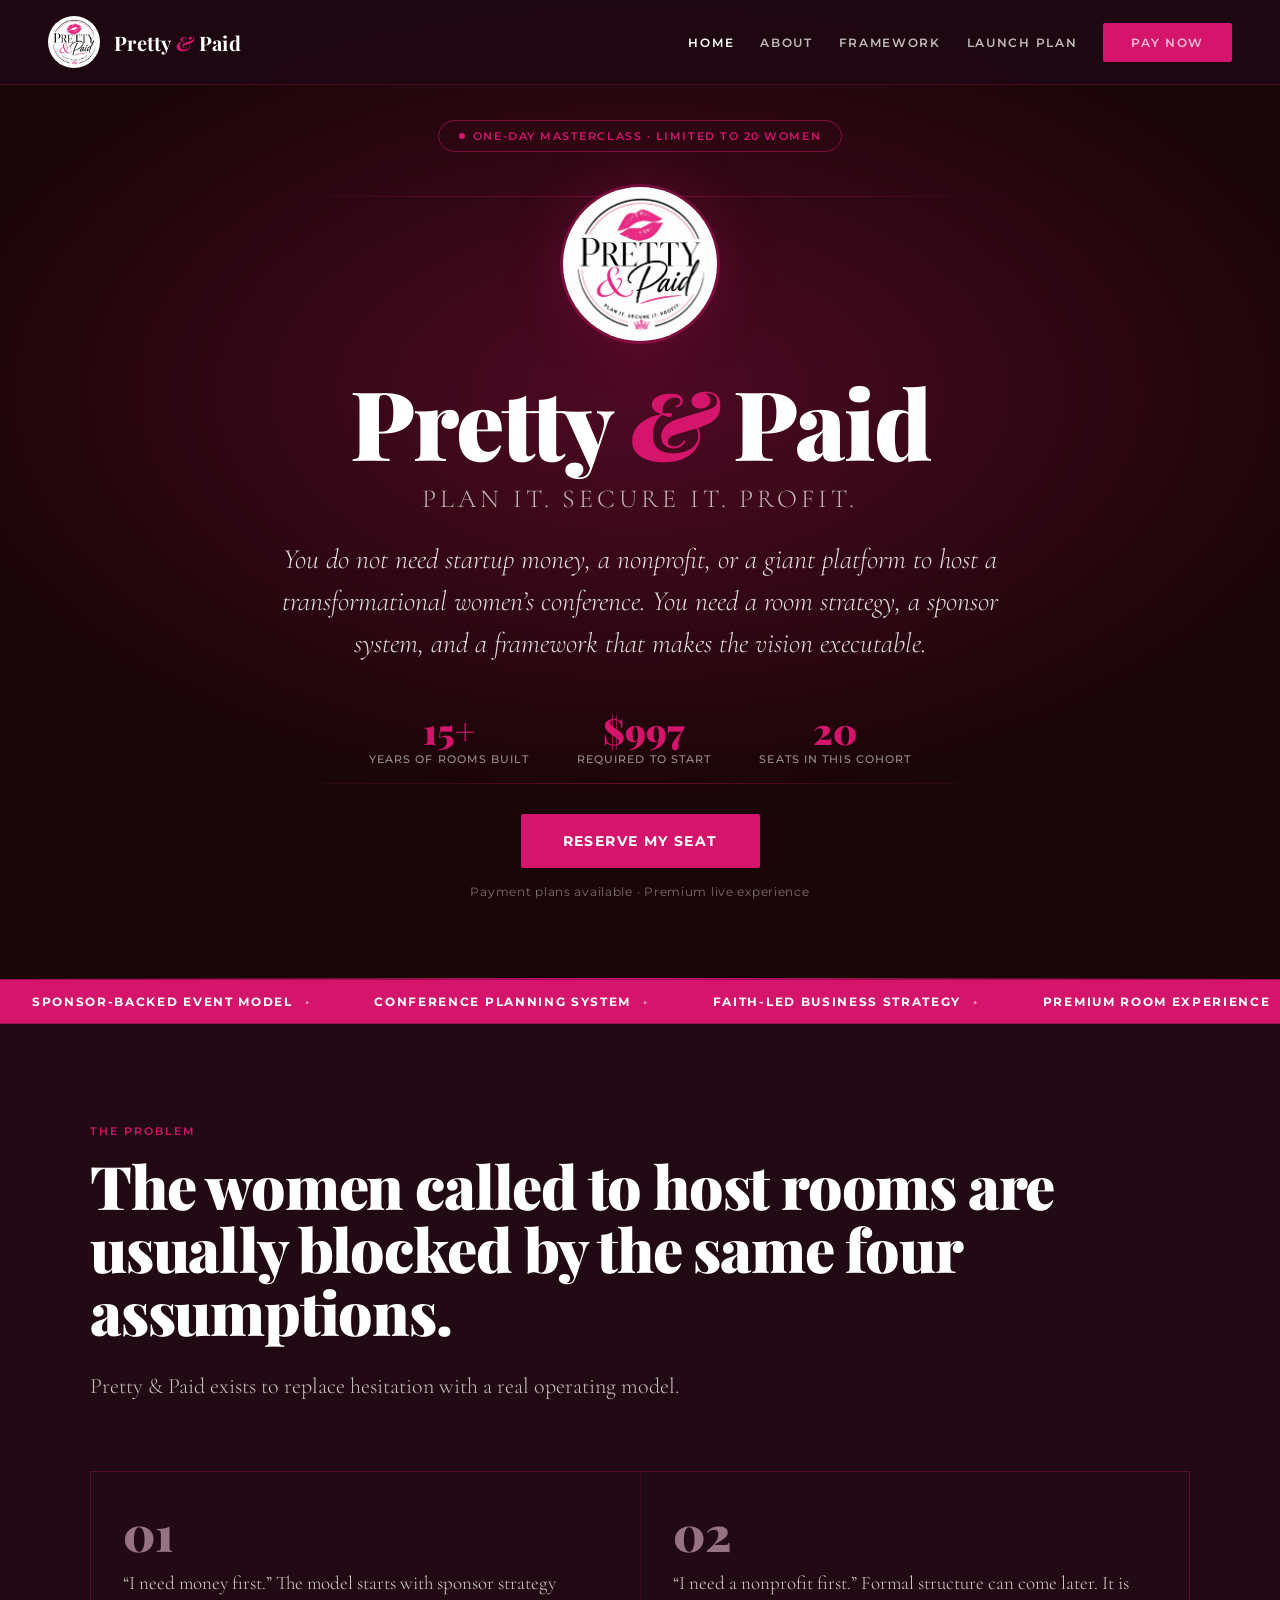
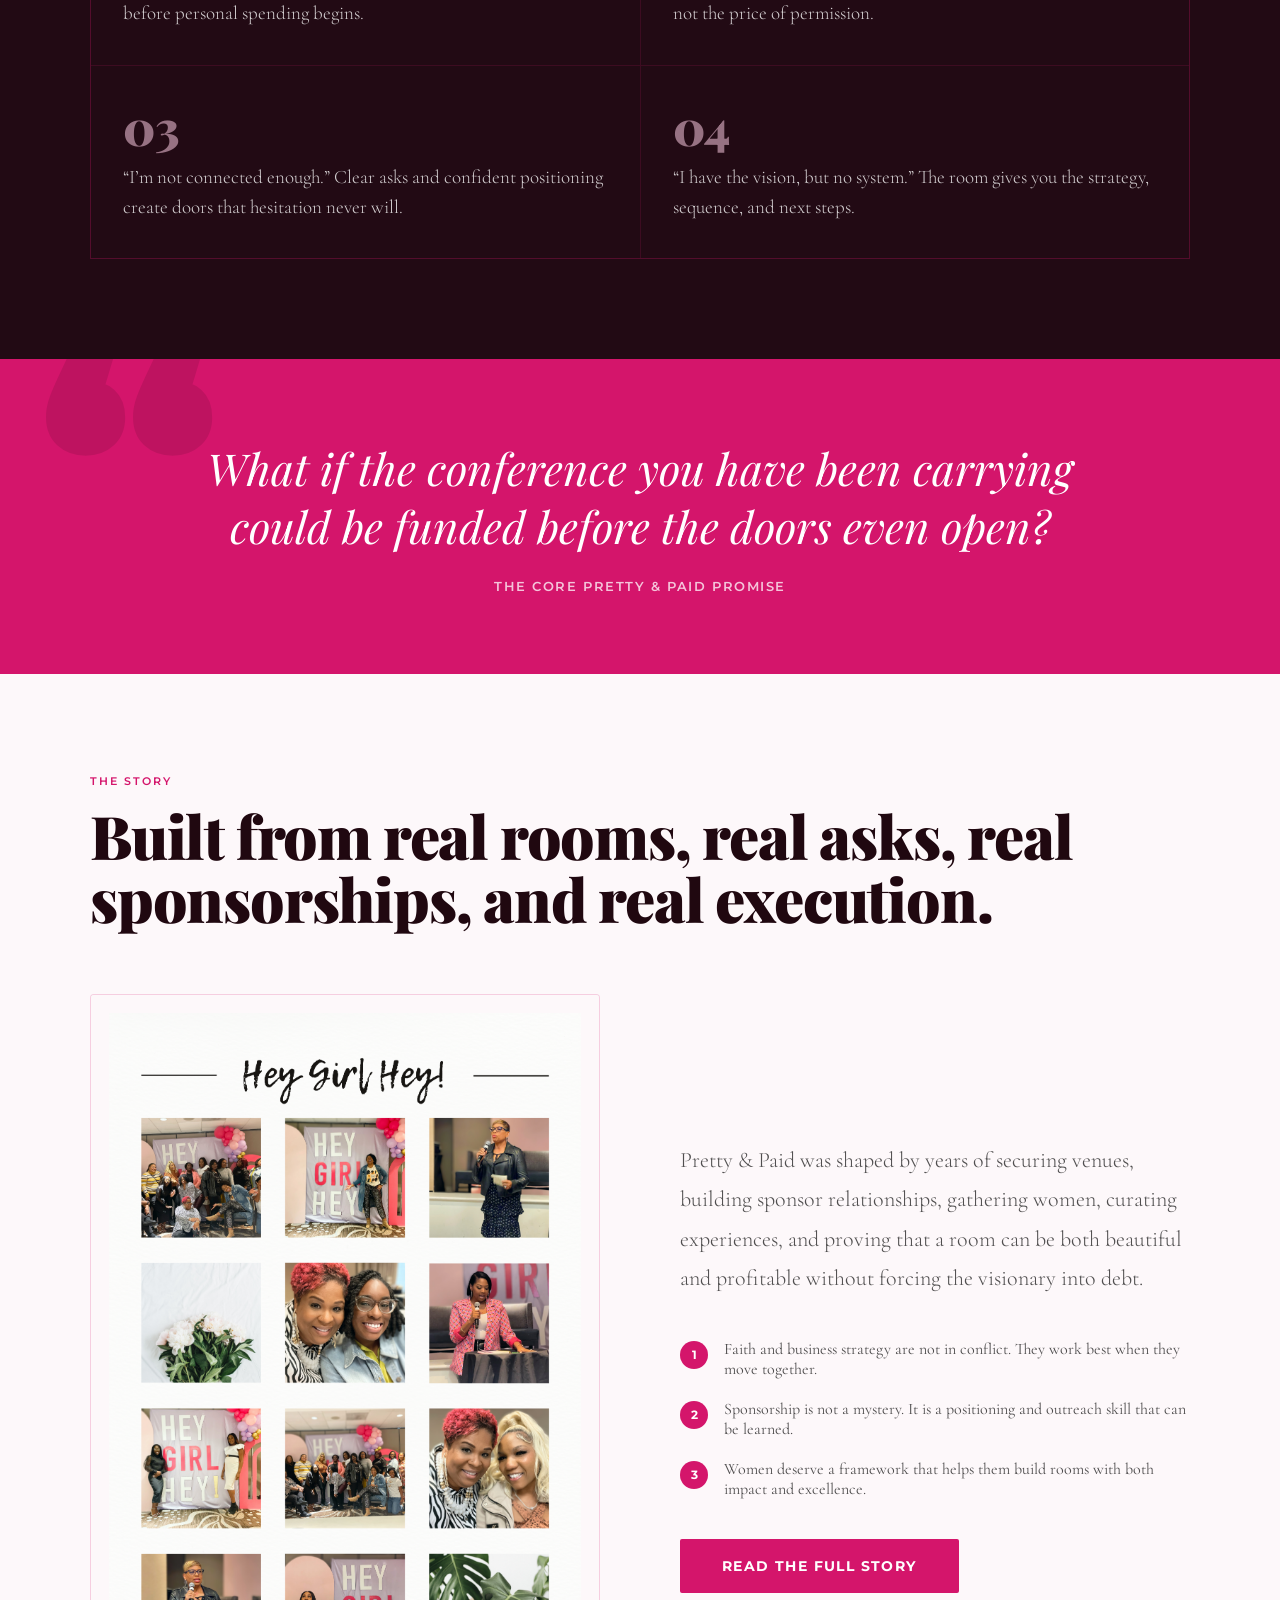
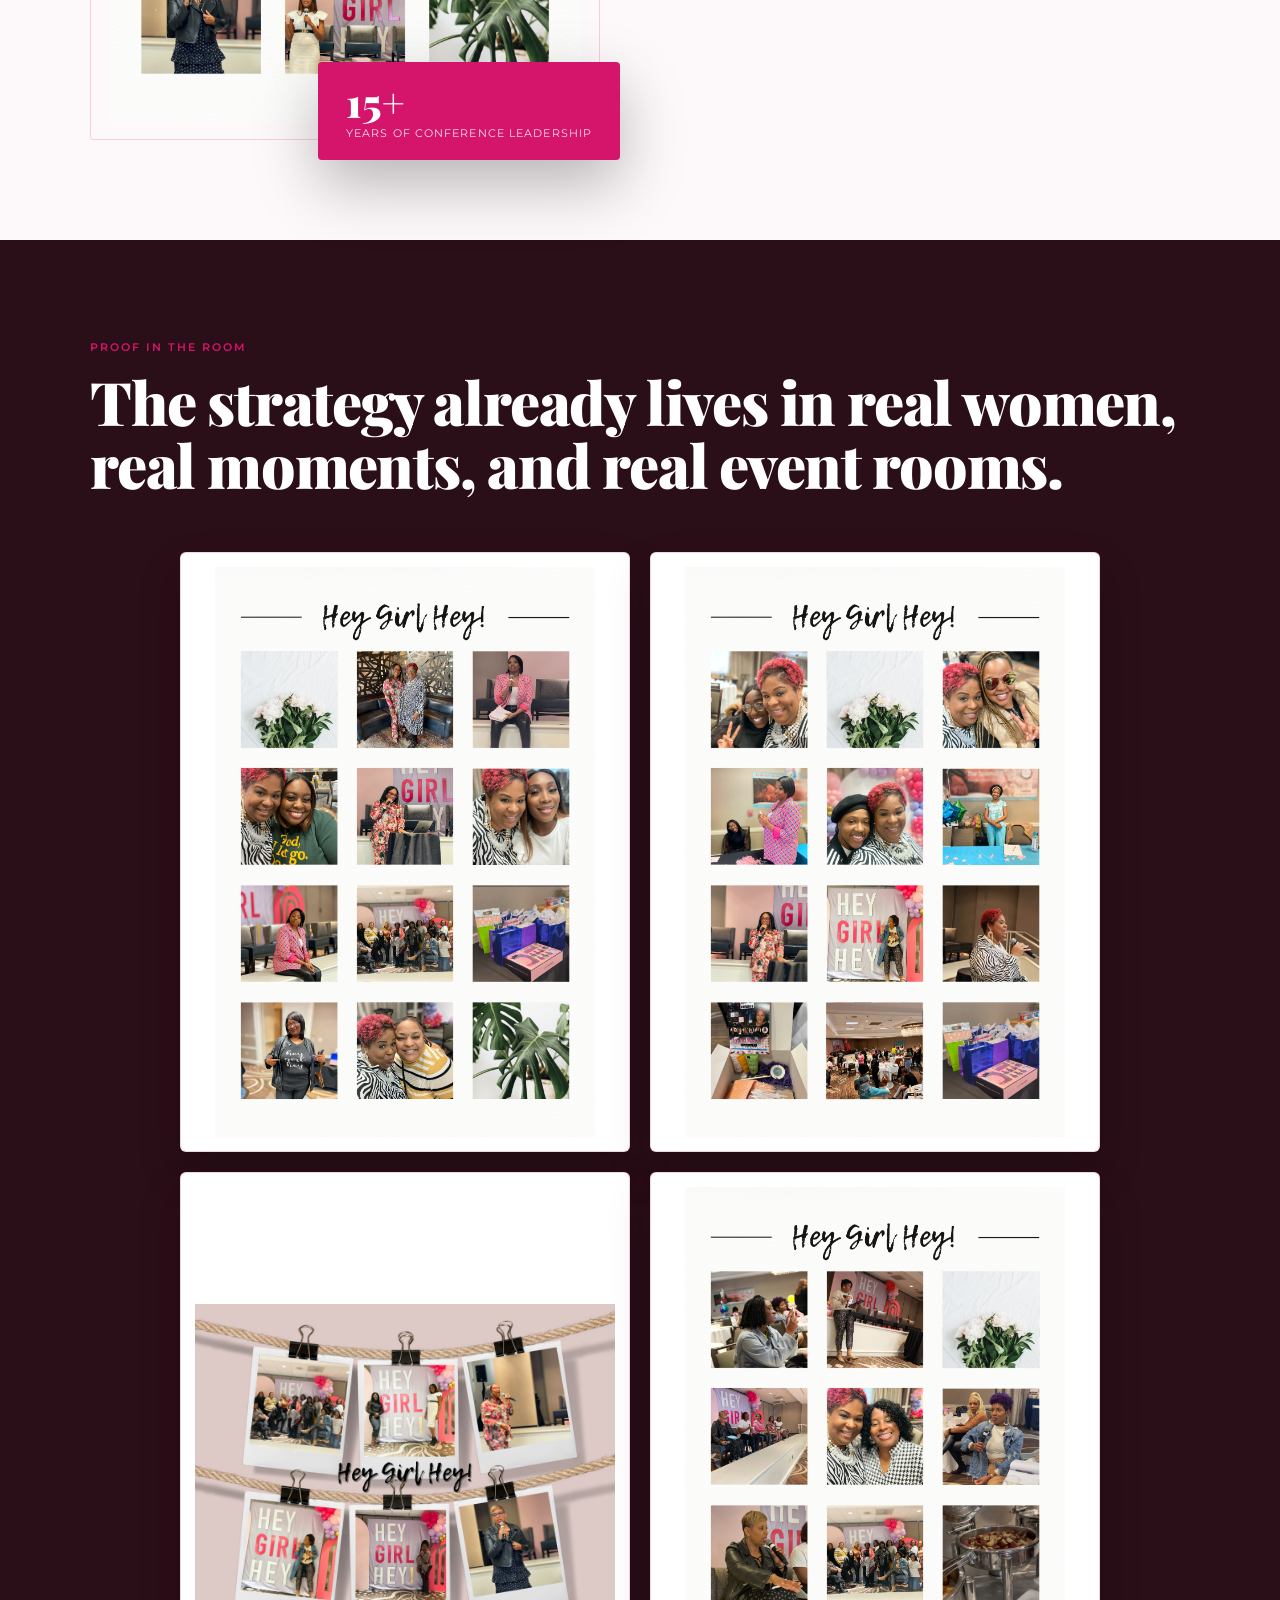
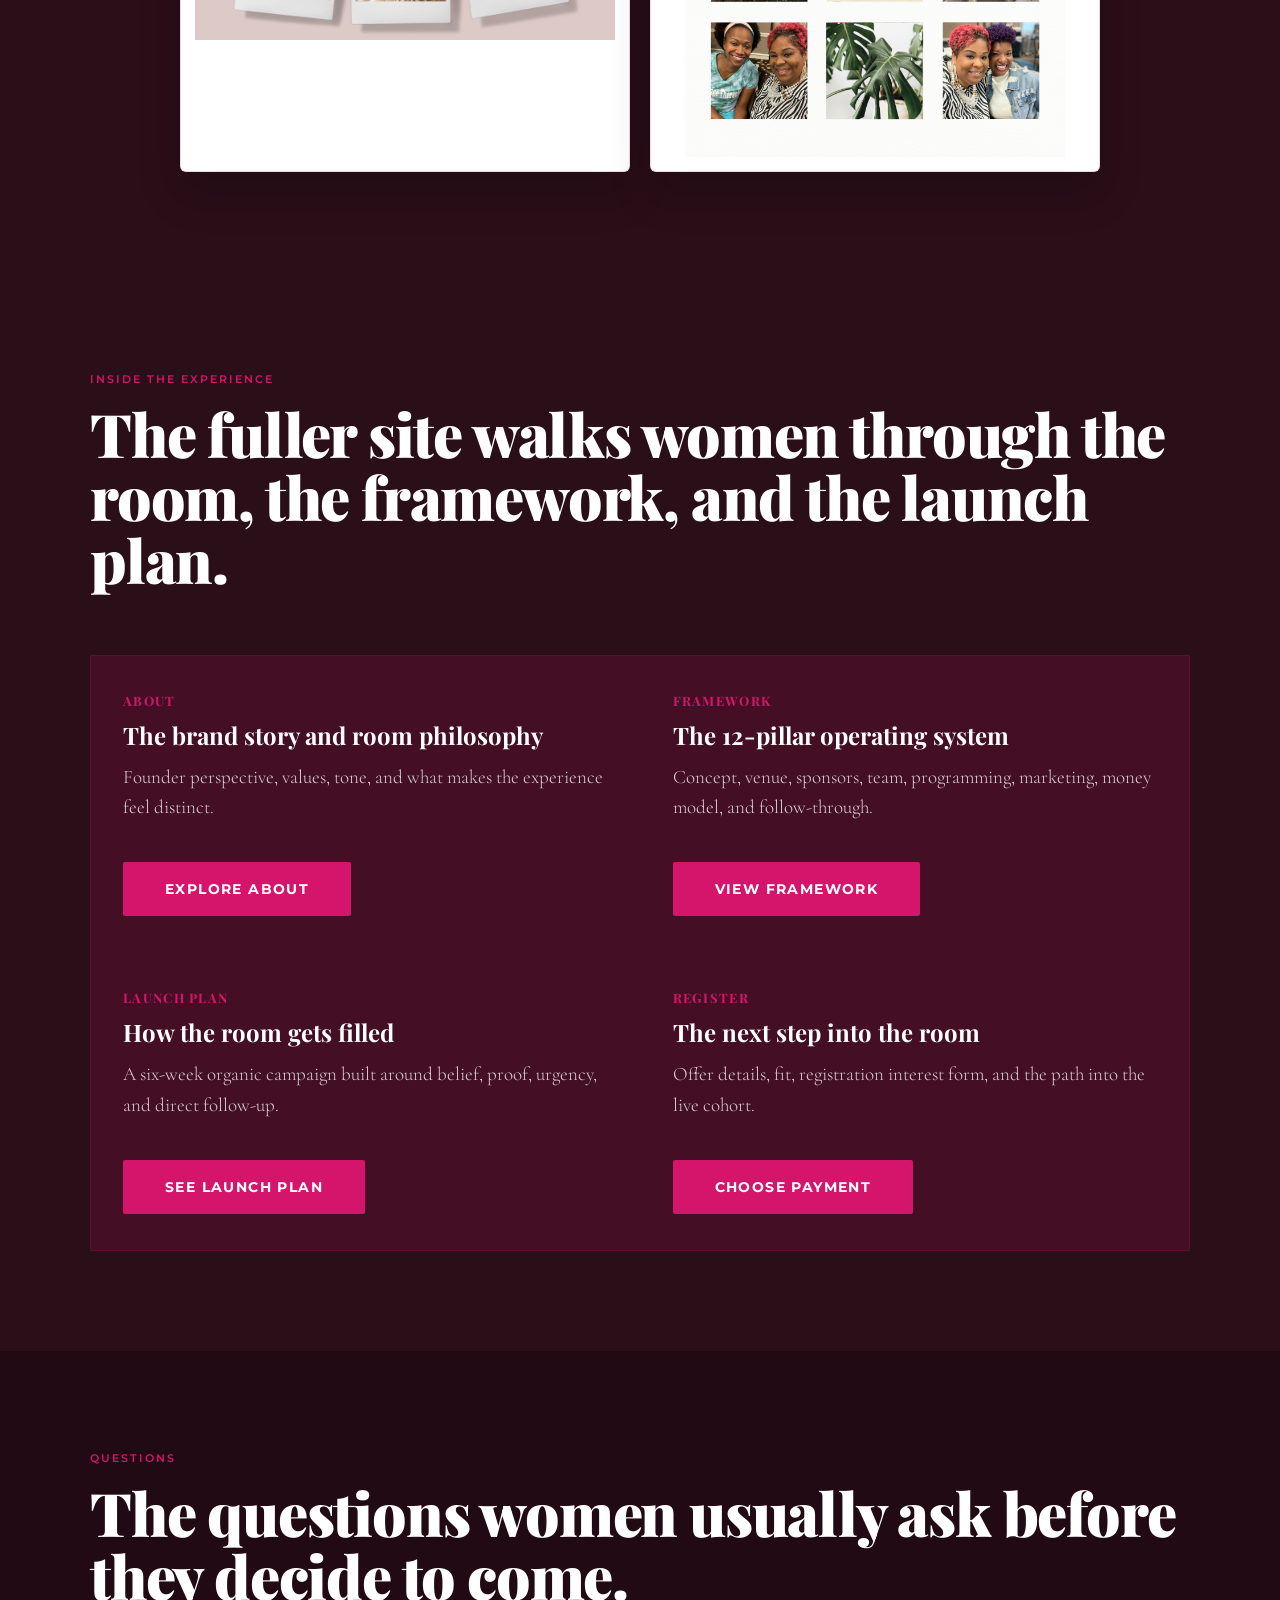
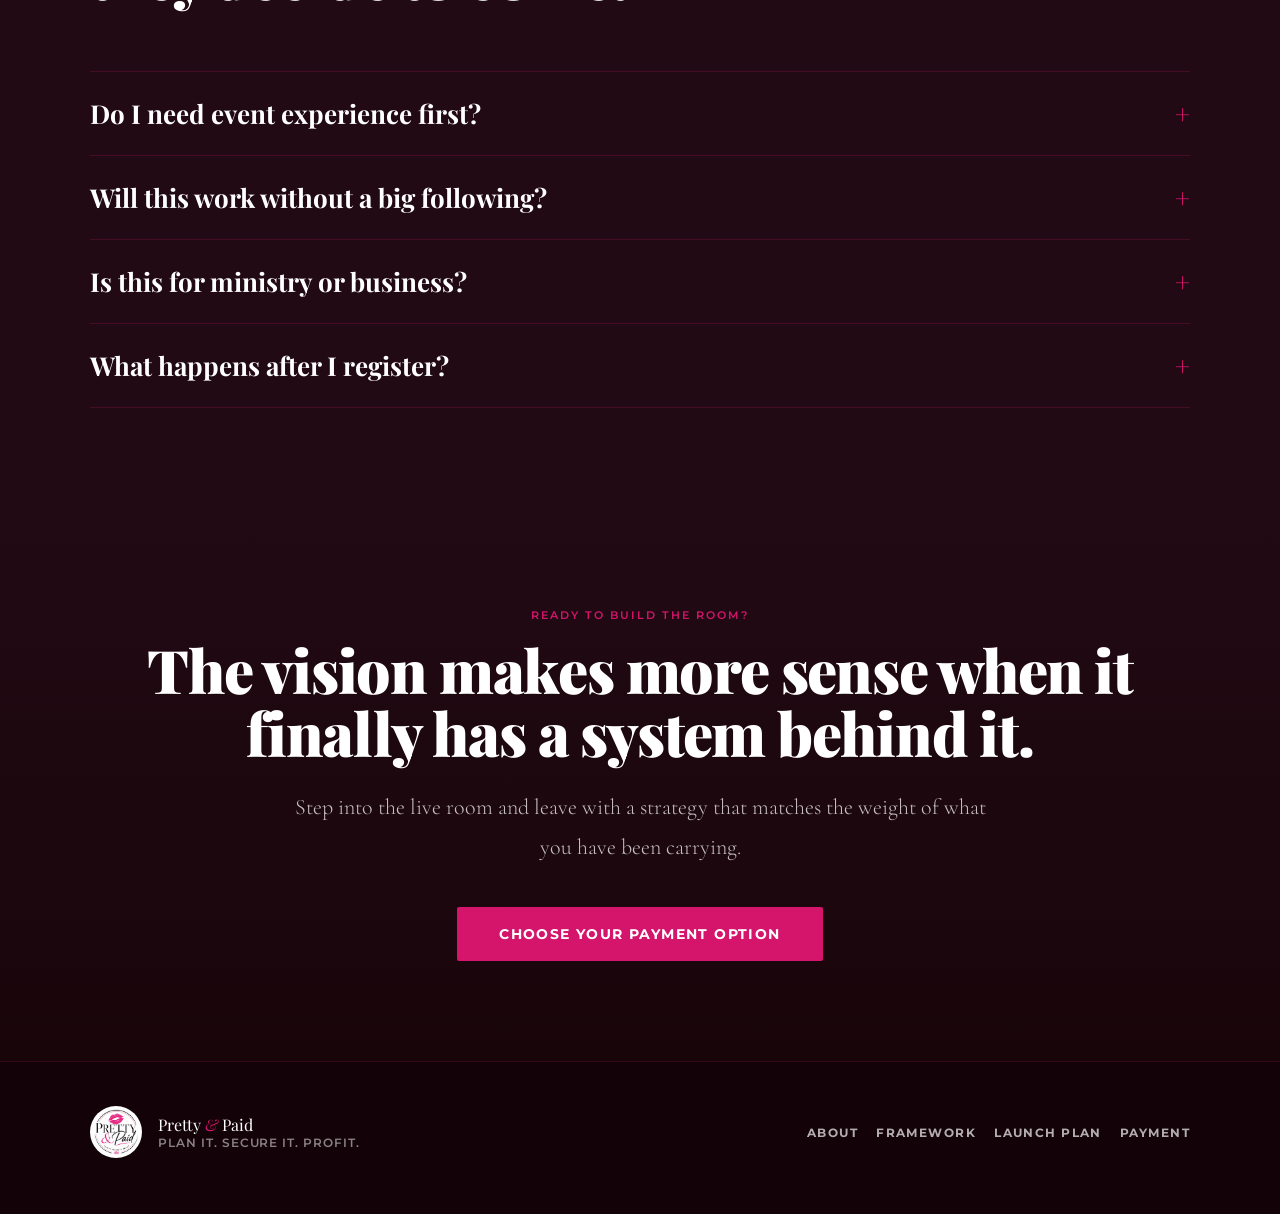
<file: index.html>
<!DOCTYPE html>
<html lang="en">
  <head>
    <meta charset="UTF-8" />
    <meta name="viewport" content="width=device-width, initial-scale=1.0" />
    <title>Pretty &amp; Paid | Plan It. Secure It. Profit.</title>
    <meta
      name="description"
      content="Pretty and Paid is a premium one-day masterclass teaching women how to build a sponsored, profitable conference without paying out of pocket."
    />
    <link rel="preconnect" href="https://fonts.googleapis.com" />
    <link rel="preconnect" href="https://fonts.gstatic.com" crossorigin />
    <link
      href="https://fonts.googleapis.com/css2?family=Playfair+Display:ital,wght@0,400;0,700;0,900;1,400;1,700&family=Cormorant+Garamond:ital,wght@0,300;0,400;0,600;1,300;1,400&family=Montserrat:wght@300;400;500;600;700&display=swap"
      rel="stylesheet"
    />
    <link rel="stylesheet" href="styles.css" />
  </head>
  <body data-page="home">
    <nav>
      <a class="nav-brand-wrap" href="index.html" aria-label="Pretty and Paid home">
        <img class="nav-logo" src="logo.png" alt="Pretty and Paid logo" />
        <span class="nav-brand">Pretty <span>&amp;</span> Paid</span>
      </a>

      <button class="nav-toggle" type="button" aria-expanded="false" aria-controls="nav-links">
        Menu
      </button>

      <div class="nav-links" id="nav-links">
        <a href="index.html" data-page="home">Home</a>
        <a href="about.html" data-page="about">About</a>
        <a href="framework.html" data-page="framework">Framework</a>
        <a href="marketing.html" data-page="marketing">Launch Plan</a>
        <a href="https://square.link/u/MGL2iPAT" class="nav-cta" data-page="payment" target="_blank" rel="noreferrer">Pay Now</a>
      </div>
    </nav>

    <section class="hero">
      <div class="deco-line deco-line-1"></div>
      <div class="deco-line deco-line-2"></div>
      <div class="hero-inner">
        <div class="hero-badge reveal">
          <div class="badge-dot"></div>
          One-Day Masterclass · Limited to 20 Women
        </div>
        <img class="hero-logo reveal" src="logo.png" alt="Pretty and Paid logo" />
        <h1 class="hero-headline reveal">Pretty <span class="and">&amp;</span> Paid</h1>
        <div class="hero-tagline reveal">Plan It. <span>Secure It.</span> Profit.</div>
        <p class="hero-sub reveal">
          You do not need startup money, a nonprofit, or a giant platform to host a
          transformational women’s conference. You need a room strategy, a sponsor
          system, and a framework that makes the vision executable.
        </p>
        <div class="hero-stats reveal">
          <div class="stat">
            <div class="stat-num">15+</div>
            <div class="stat-label">Years of rooms built</div>
          </div>
          <div class="stat">
            <div class="stat-num">$997</div>
            <div class="stat-label">Required to start</div>
          </div>
          <div class="stat">
            <div class="stat-num">20</div>
            <div class="stat-label">Seats in this cohort</div>
          </div>
        </div>
        <a class="hero-btn reveal" href="https://square.link/u/MGL2iPAT" target="_blank" rel="noreferrer">Reserve My Seat</a>
        <div class="hero-note reveal">Payment plans available · Premium live experience</div>
      </div>
    </section>

    <div class="marquee-wrap">
      <div class="marquee-track">
        <div class="marquee-item">Sponsor-Backed Event Model <span class="marquee-sep">•</span></div>
        <div class="marquee-item">Conference Planning System <span class="marquee-sep">•</span></div>
        <div class="marquee-item">Faith-Led Business Strategy <span class="marquee-sep">•</span></div>
        <div class="marquee-item">Premium Room Experience <span class="marquee-sep">•</span></div>
        <div class="marquee-item">Sponsor-Backed Event Model <span class="marquee-sep">•</span></div>
        <div class="marquee-item">Conference Planning System <span class="marquee-sep">•</span></div>
        <div class="marquee-item">Faith-Led Business Strategy <span class="marquee-sep">•</span></div>
        <div class="marquee-item">Premium Room Experience <span class="marquee-sep">•</span></div>
      </div>
    </div>

    <section class="section-dark">
      <div class="container">
        <div class="section-pre reveal">The Problem</div>
        <h2 class="section-title reveal">The women called to host rooms are usually blocked by the same four assumptions.</h2>
        <p class="section-body reveal">
          Pretty &amp; Paid exists to replace hesitation with a real operating model.
        </p>
        <div class="pain-grid">
          <article class="pain-item reveal">
            <div class="pain-num">01</div>
            <p class="pain-text">“I need money first.” The model starts with sponsor strategy before personal spending begins.</p>
          </article>
          <article class="pain-item reveal">
            <div class="pain-num">02</div>
            <p class="pain-text">“I need a nonprofit first.” Formal structure can come later. It is not the price of permission.</p>
          </article>
          <article class="pain-item reveal">
            <div class="pain-num">03</div>
            <p class="pain-text">“I’m not connected enough.” Clear asks and confident positioning create doors that hesitation never will.</p>
          </article>
          <article class="pain-item reveal">
            <div class="pain-num">04</div>
            <p class="pain-text">“I have the vision, but no system.” The room gives you the strategy, sequence, and next steps.</p>
          </article>
        </div>
      </div>
    </section>

    <section class="pullquote-section">
      <div class="pullquote-text reveal">
        What if the conference you have been carrying could be funded before the doors even open?
      </div>
      <div class="pullquote-attr reveal">The Core Pretty &amp; Paid Promise</div>
    </section>

    <section class="section-light">
      <div class="container">
        <div class="section-pre reveal">The Story</div>
        <h2 class="section-title reveal">Built from real rooms, real asks, real sponsorships, and real execution.</h2>
        <div class="story-layout">
          <div class="story-img-wrap reveal">
            <div class="story-img-placeholder story-img-placeholder--portrait story-img-placeholder--proof">
              <img class="story-portrait story-portrait--full" src="hgh-1.png" alt="Pretty and Paid event attendees posing together in front of the Hey Girl Hey backdrop" />
            </div>
            <div class="story-img-badge">
              <span class="badge-big">15+</span>
              <span class="badge-small">Years of conference leadership</span>
            </div>
          </div>
          <div class="reveal">
            <p class="section-body">
              Pretty &amp; Paid was shaped by years of securing venues, building sponsor
              relationships, gathering women, curating experiences, and proving that a room
              can be both beautiful and profitable without forcing the visionary into debt.
            </p>
            <div class="story-points">
              <div class="story-point">
                <div class="story-point-icon">1</div>
                <div class="story-point-text">Faith and business strategy are not in conflict. They work best when they move together.</div>
              </div>
              <div class="story-point">
                <div class="story-point-icon">2</div>
                <div class="story-point-text">Sponsorship is not a mystery. It is a positioning and outreach skill that can be learned.</div>
              </div>
              <div class="story-point">
                <div class="story-point-icon">3</div>
                <div class="story-point-text">Women deserve a framework that helps them build rooms with both impact and excellence.</div>
              </div>
            </div>
            <a class="mini-cta" href="about.html">Read The Full Story</a>
          </div>
        </div>
      </div>
    </section>

    <section class="section-deeper">
      <div class="container">
        <div class="section-pre reveal">Proof In The Room</div>
        <h2 class="section-title reveal">The strategy already lives in real women, real moments, and real event rooms.</h2>
        <div class="proof-grid proof-grid--home">
          <figure class="proof-card proof-card--wide reveal">
            <img src="hgh-2.png" alt="Pretty and Paid speaker on stage at the Hey Girl Hey event" />
          </figure>
          <figure class="proof-card reveal">
            <img src="hgh-4.png" alt="Women posing in front of the Hey Girl Hey event backdrop" />
          </figure>
          <figure class="proof-card reveal">
            <img src="hghb-1.png" alt="Collage of event proof photos from the Hey Girl Hey experience" />
          </figure>
          <figure class="proof-card proof-card--contain reveal">
            <img src="hgh-3.png" alt="Event guests and decor from the Hey Girl Hey room" />
          </figure>
        </div>
      </div>
    </section>

    <section class="section-deeper">
      <div class="container">
        <div class="section-pre reveal">Inside The Experience</div>
        <h2 class="section-title reveal">The fuller site walks women through the room, the framework, and the launch plan.</h2>
        <div class="page-card-grid">
          <article class="page-card reveal">
            <div class="page-card-meta">About</div>
            <h3 class="page-card-title">The brand story and room philosophy</h3>
            <p class="page-card-text">Founder perspective, values, tone, and what makes the experience feel distinct.</p>
            <a class="mini-cta" href="about.html">Explore About</a>
          </article>
          <article class="page-card reveal">
            <div class="page-card-meta">Framework</div>
            <h3 class="page-card-title">The 12-pillar operating system</h3>
            <p class="page-card-text">Concept, venue, sponsors, team, programming, marketing, money model, and follow-through.</p>
            <a class="mini-cta" href="framework.html">View Framework</a>
          </article>
          <article class="page-card reveal">
            <div class="page-card-meta">Launch Plan</div>
            <h3 class="page-card-title">How the room gets filled</h3>
            <p class="page-card-text">A six-week organic campaign built around belief, proof, urgency, and direct follow-up.</p>
            <a class="mini-cta" href="marketing.html">See Launch Plan</a>
          </article>
          <article class="page-card reveal">
            <div class="page-card-meta">Register</div>
            <h3 class="page-card-title">The next step into the room</h3>
            <p class="page-card-text">Offer details, fit, registration interest form, and the path into the live cohort.</p>
            <a class="mini-cta" href="https://square.link/u/MGL2iPAT" target="_blank" rel="noreferrer">Choose Payment</a>
          </article>
        </div>
      </div>
    </section>

    <section class="section-dark">
      <div class="container">
        <div class="section-pre reveal">Questions</div>
        <h2 class="section-title reveal">The questions women usually ask before they decide to come.</h2>
        <div class="faq-list">
          <div class="faq-item reveal">
            <button class="faq-trigger" type="button" aria-expanded="false">Do I need event experience first?</button>
            <div class="faq-answer">No. The room is built for women with the vision and the willingness to lead, whether this is their first conference or a stronger next version.</div>
          </div>
          <div class="faq-item reveal">
            <button class="faq-trigger" type="button" aria-expanded="false">Will this work without a big following?</button>
            <div class="faq-answer">Yes. The strategy leans on positioning, partnerships, direct outreach, and consistent messaging more than audience size alone.</div>
          </div>
          <div class="faq-item reveal">
            <button class="faq-trigger" type="button" aria-expanded="false">Is this for ministry or business?</button>
            <div class="faq-answer">It is for women whose rooms are rooted in purpose and who want a business-minded structure behind how those rooms are built.</div>
          </div>
          <div class="faq-item reveal">
            <button class="faq-trigger" type="button" aria-expanded="false">What happens after I register?</button>
            <div class="faq-answer">You receive the next-step details, room information, and the support needed to prepare for the live experience.</div>
          </div>
        </div>
      </div>
    </section>

    <section class="cta-section">
      <div class="container">
        <div class="section-pre reveal">Ready To Build The Room?</div>
        <h2 class="section-title reveal">The vision makes more sense when it finally has a system behind it.</h2>
        <p class="section-body section-body--center reveal">
          Step into the live room and leave with a strategy that matches the weight of what you have been carrying.
        </p>
        <a class="mini-cta reveal" href="https://square.link/u/MGL2iPAT" target="_blank" rel="noreferrer">Choose Your Payment Option</a>
      </div>
    </section>

    <footer class="site-footer">
      <div class="container footer-inner">
        <div class="footer-brand-wrap">
          <img class="nav-logo" src="logo.png" alt="Pretty and Paid logo" />
          <div>
            <div class="footer-name">Pretty <span>&amp;</span> Paid</div>
            <div class="footer-tagline">Plan It. Secure It. Profit.</div>
          </div>
        </div>
        <div class="footer-links">
          <a href="about.html">About</a>
          <a href="framework.html">Framework</a>
          <a href="marketing.html">Launch Plan</a>
          <a href="https://square.link/u/MGL2iPAT" target="_blank" rel="noreferrer">Payment</a>
        </div>
      </div>
    </footer>

    <script src="script.js"></script>
  </body>
</html>
</file>
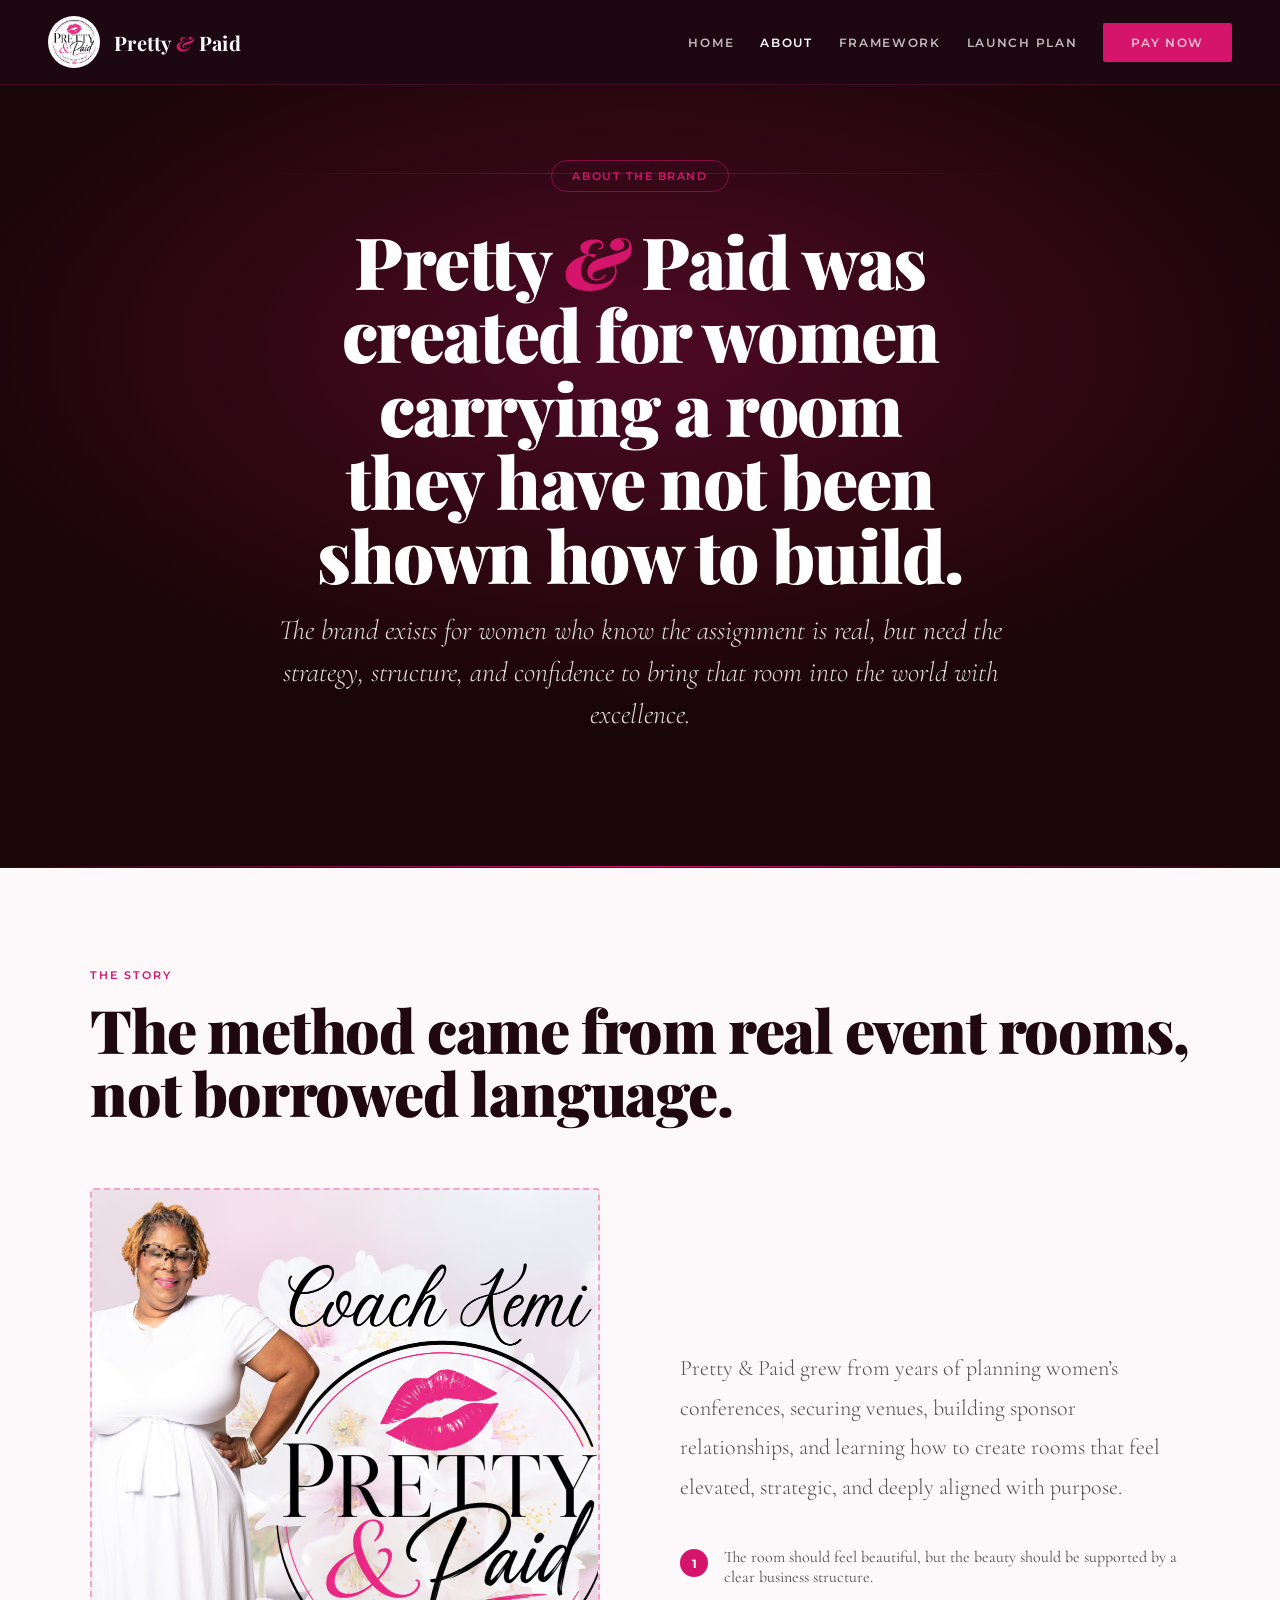
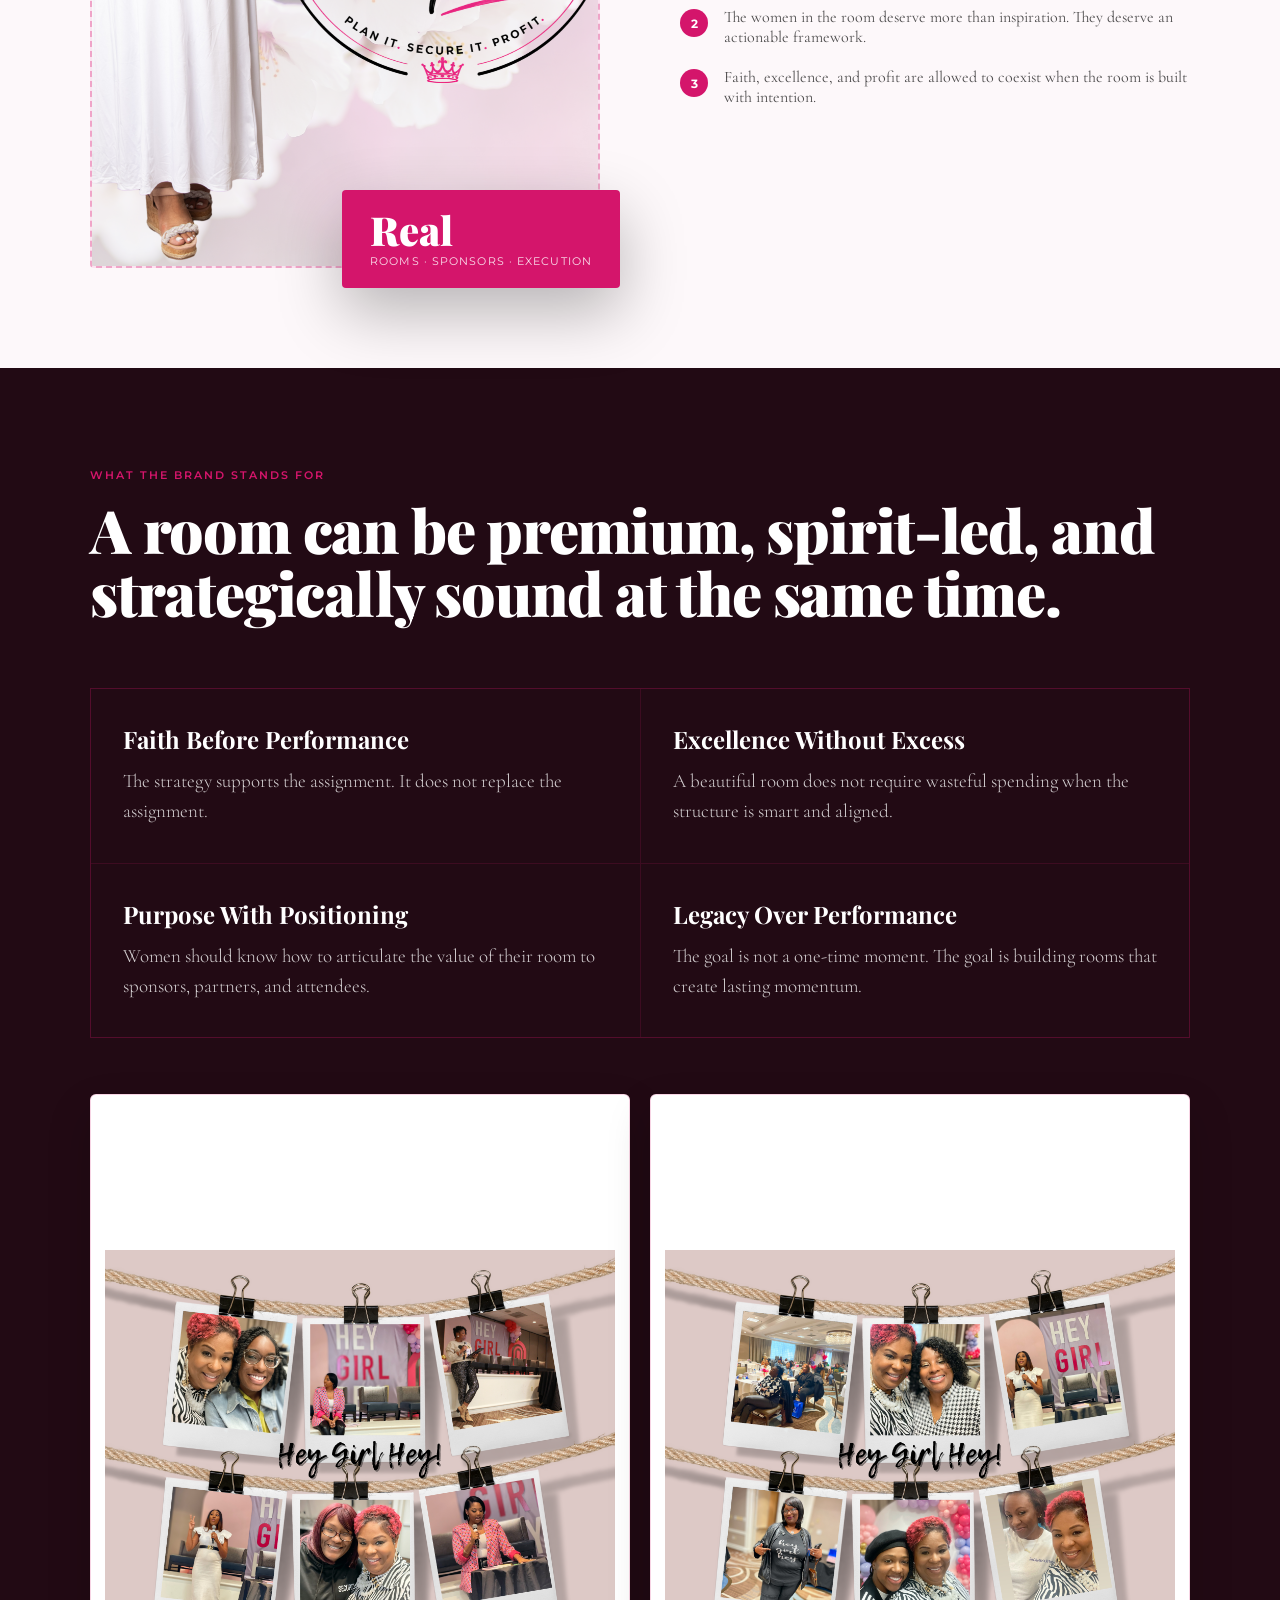
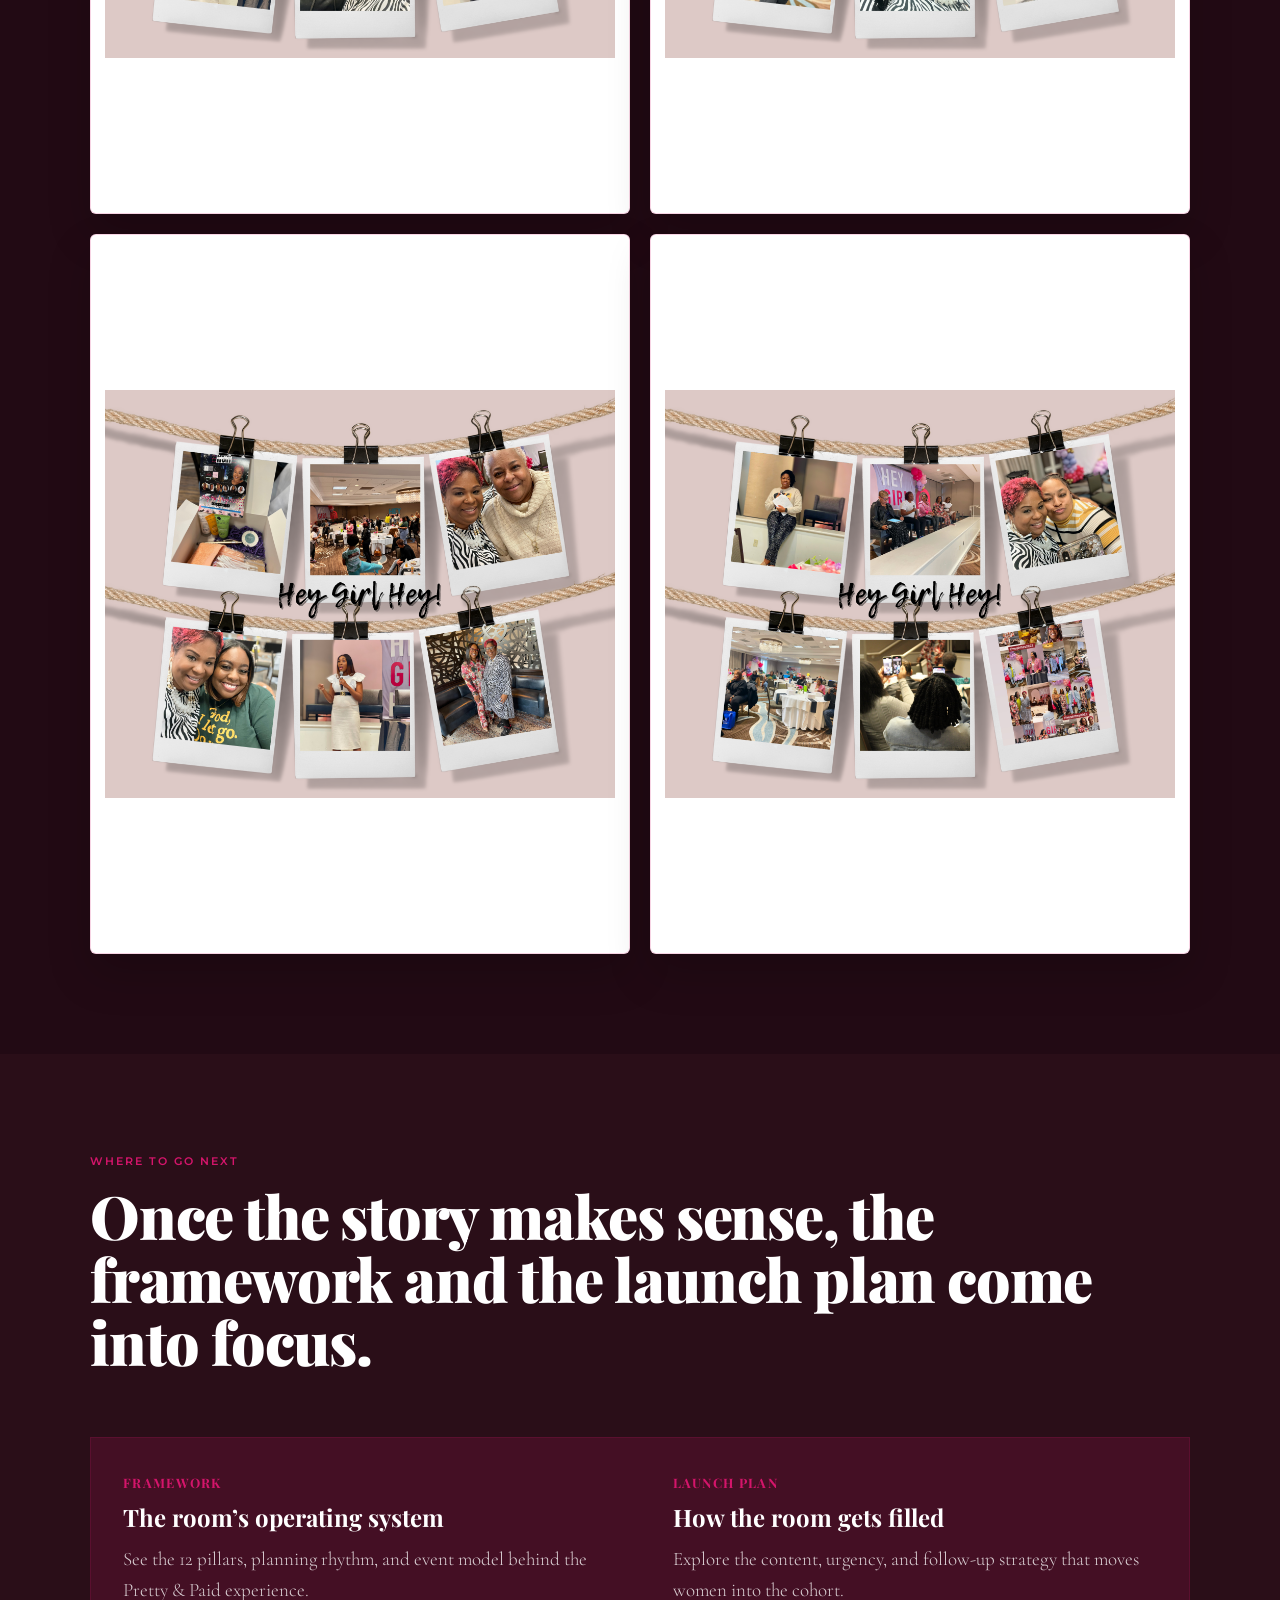
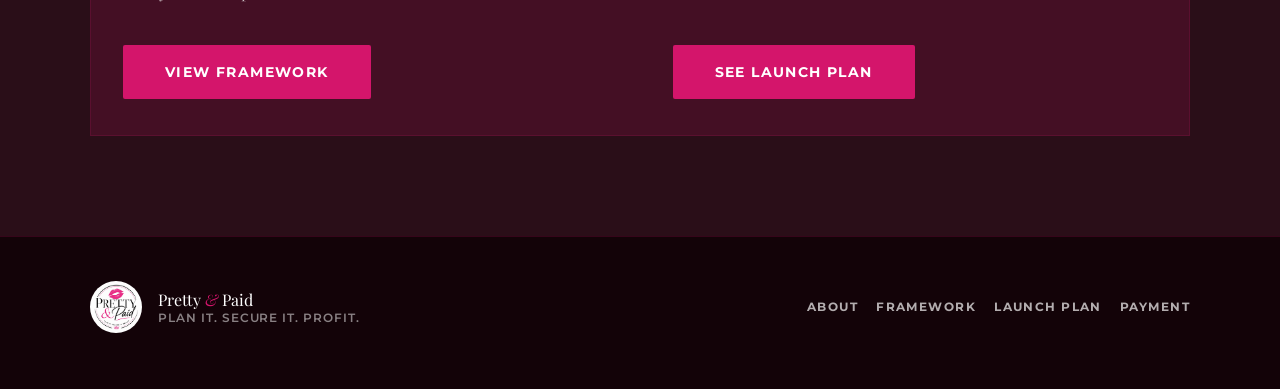
<file: about.html>
<!DOCTYPE html>
<html lang="en">
  <head>
    <meta charset="UTF-8" />
    <meta name="viewport" content="width=device-width, initial-scale=1.0" />
    <title>About | Pretty &amp; Paid</title>
    <meta
      name="description"
      content="Learn the story behind Pretty and Paid, the values of the room, and the vision behind the brand."
    />
    <link rel="preconnect" href="https://fonts.googleapis.com" />
    <link rel="preconnect" href="https://fonts.gstatic.com" crossorigin />
    <link
      href="https://fonts.googleapis.com/css2?family=Playfair+Display:ital,wght@0,400;0,700;0,900;1,400;1,700&family=Cormorant+Garamond:ital,wght@0,300;0,400;0,600;1,300;1,400&family=Montserrat:wght@300;400;500;600;700&display=swap"
      rel="stylesheet"
    />
    <link rel="stylesheet" href="styles.css" />
  </head>
  <body data-page="about">
    <nav>
      <a class="nav-brand-wrap" href="index.html" aria-label="Pretty and Paid home">
        <img class="nav-logo" src="logo.png" alt="Pretty and Paid logo" />
        <span class="nav-brand">Pretty <span>&amp;</span> Paid</span>
      </a>
      <button class="nav-toggle" type="button" aria-expanded="false" aria-controls="nav-links">Menu</button>
      <div class="nav-links" id="nav-links">
        <a href="index.html" data-page="home">Home</a>
        <a href="about.html" data-page="about">About</a>
        <a href="framework.html" data-page="framework">Framework</a>
        <a href="marketing.html" data-page="marketing">Launch Plan</a>
        <a href="https://square.link/u/MGL2iPAT" class="nav-cta" data-page="payment" target="_blank" rel="noreferrer">Pay Now</a>
      </div>
    </nav>

    <section class="page-hero">
      <div class="deco-line deco-line-1"></div>
      <div class="page-hero-inner page-hero-inner--center container">
        <div class="page-kicker reveal">About The Brand</div>
        <h1 class="page-hero-title page-hero-title--about reveal">Pretty <em>&amp;</em> Paid was created for women carrying a room they have not been shown how to build.</h1>
        <p class="page-hero-sub reveal">
          The brand exists for women who know the assignment is real, but need the strategy,
          structure, and confidence to bring that room into the world with excellence.
        </p>
      </div>
    </section>

    <section class="section-light">
      <div class="container">
        <div class="section-pre reveal">The Story</div>
        <h2 class="section-title reveal">The method came from real event rooms, not borrowed language.</h2>
        <div class="story-layout">
          <div class="story-img-wrap reveal">
            <div class="story-img-placeholder story-img-placeholder--portrait">
              <img class="story-portrait" src="story-title.png" alt="Coach Kemi and Pretty and Paid branded story image" />
            </div>
            <div class="story-img-badge">
              <span class="badge-big">Real</span>
              <span class="badge-small">Rooms · sponsors · execution</span>
            </div>
          </div>
          <div class="reveal">
            <p class="section-body">
              Pretty &amp; Paid grew from years of planning women’s conferences, securing
              venues, building sponsor relationships, and learning how to create rooms
              that feel elevated, strategic, and deeply aligned with purpose.
            </p>
            <div class="story-points">
              <div class="story-point">
                <div class="story-point-icon">1</div>
                <div class="story-point-text">The room should feel beautiful, but the beauty should be supported by a clear business structure.</div>
              </div>
              <div class="story-point">
                <div class="story-point-icon">2</div>
                <div class="story-point-text">The women in the room deserve more than inspiration. They deserve an actionable framework.</div>
              </div>
              <div class="story-point">
                <div class="story-point-icon">3</div>
                <div class="story-point-text">Faith, excellence, and profit are allowed to coexist when the room is built with intention.</div>
              </div>
            </div>
          </div>
        </div>
      </div>
    </section>

    <section class="section-dark">
      <div class="container">
        <div class="section-pre reveal">What The Brand Stands For</div>
        <h2 class="section-title reveal">A room can be premium, spirit-led, and strategically sound at the same time.</h2>
        <div class="detail-grid">
          <article class="detail-card reveal">
            <h3 class="detail-title">Faith Before Performance</h3>
            <p class="detail-text">The strategy supports the assignment. It does not replace the assignment.</p>
          </article>
          <article class="detail-card reveal">
            <h3 class="detail-title">Excellence Without Excess</h3>
            <p class="detail-text">A beautiful room does not require wasteful spending when the structure is smart and aligned.</p>
          </article>
          <article class="detail-card reveal">
            <h3 class="detail-title">Purpose With Positioning</h3>
            <p class="detail-text">Women should know how to articulate the value of their room to sponsors, partners, and attendees.</p>
          </article>
          <article class="detail-card reveal">
            <h3 class="detail-title">Legacy Over Performance</h3>
            <p class="detail-text">The goal is not a one-time moment. The goal is building rooms that create lasting momentum.</p>
          </article>
        </div>
        <div class="proof-grid proof-grid--about">
          <figure class="proof-card reveal">
            <img src="hghb-2.png" alt="Second proof collage from the Hey Girl Hey event" />
          </figure>
          <figure class="proof-card reveal">
            <img src="hghb-3.png" alt="Third proof collage from the Hey Girl Hey event" />
          </figure>
          <figure class="proof-card reveal">
            <img src="hghb-4.png" alt="Fourth proof collage from the Hey Girl Hey event" />
          </figure>
          <figure class="proof-card reveal">
            <img src="hghb-5.png" alt="Polaroid collage showing speakers and attendees from the Hey Girl Hey room" />
          </figure>
        </div>
      </div>
    </section>

    <section class="section-deeper">
      <div class="container">
        <div class="section-pre reveal">Where To Go Next</div>
        <h2 class="section-title reveal">Once the story makes sense, the framework and the launch plan come into focus.</h2>
        <div class="page-card-grid">
          <article class="page-card reveal">
            <div class="page-card-meta">Framework</div>
            <h3 class="page-card-title">The room’s operating system</h3>
            <p class="page-card-text">See the 12 pillars, planning rhythm, and event model behind the Pretty &amp; Paid experience.</p>
            <a class="mini-cta" href="framework.html">View Framework</a>
          </article>
          <article class="page-card reveal">
            <div class="page-card-meta">Launch Plan</div>
            <h3 class="page-card-title">How the room gets filled</h3>
            <p class="page-card-text">Explore the content, urgency, and follow-up strategy that moves women into the cohort.</p>
            <a class="mini-cta" href="marketing.html">See Launch Plan</a>
          </article>
        </div>
      </div>
    </section>

    <footer class="site-footer">
      <div class="container footer-inner">
        <div class="footer-brand-wrap">
          <img class="nav-logo" src="logo.png" alt="Pretty and Paid logo" />
          <div>
            <div class="footer-name">Pretty <span>&amp;</span> Paid</div>
            <div class="footer-tagline">Plan It. Secure It. Profit.</div>
          </div>
        </div>
        <div class="footer-links">
          <a href="about.html">About</a>
          <a href="framework.html">Framework</a>
          <a href="marketing.html">Launch Plan</a>
          <a href="https://square.link/u/MGL2iPAT" target="_blank" rel="noreferrer">Payment</a>
        </div>
      </div>
    </footer>

    <script src="script.js"></script>
  </body>
</html>
</file>
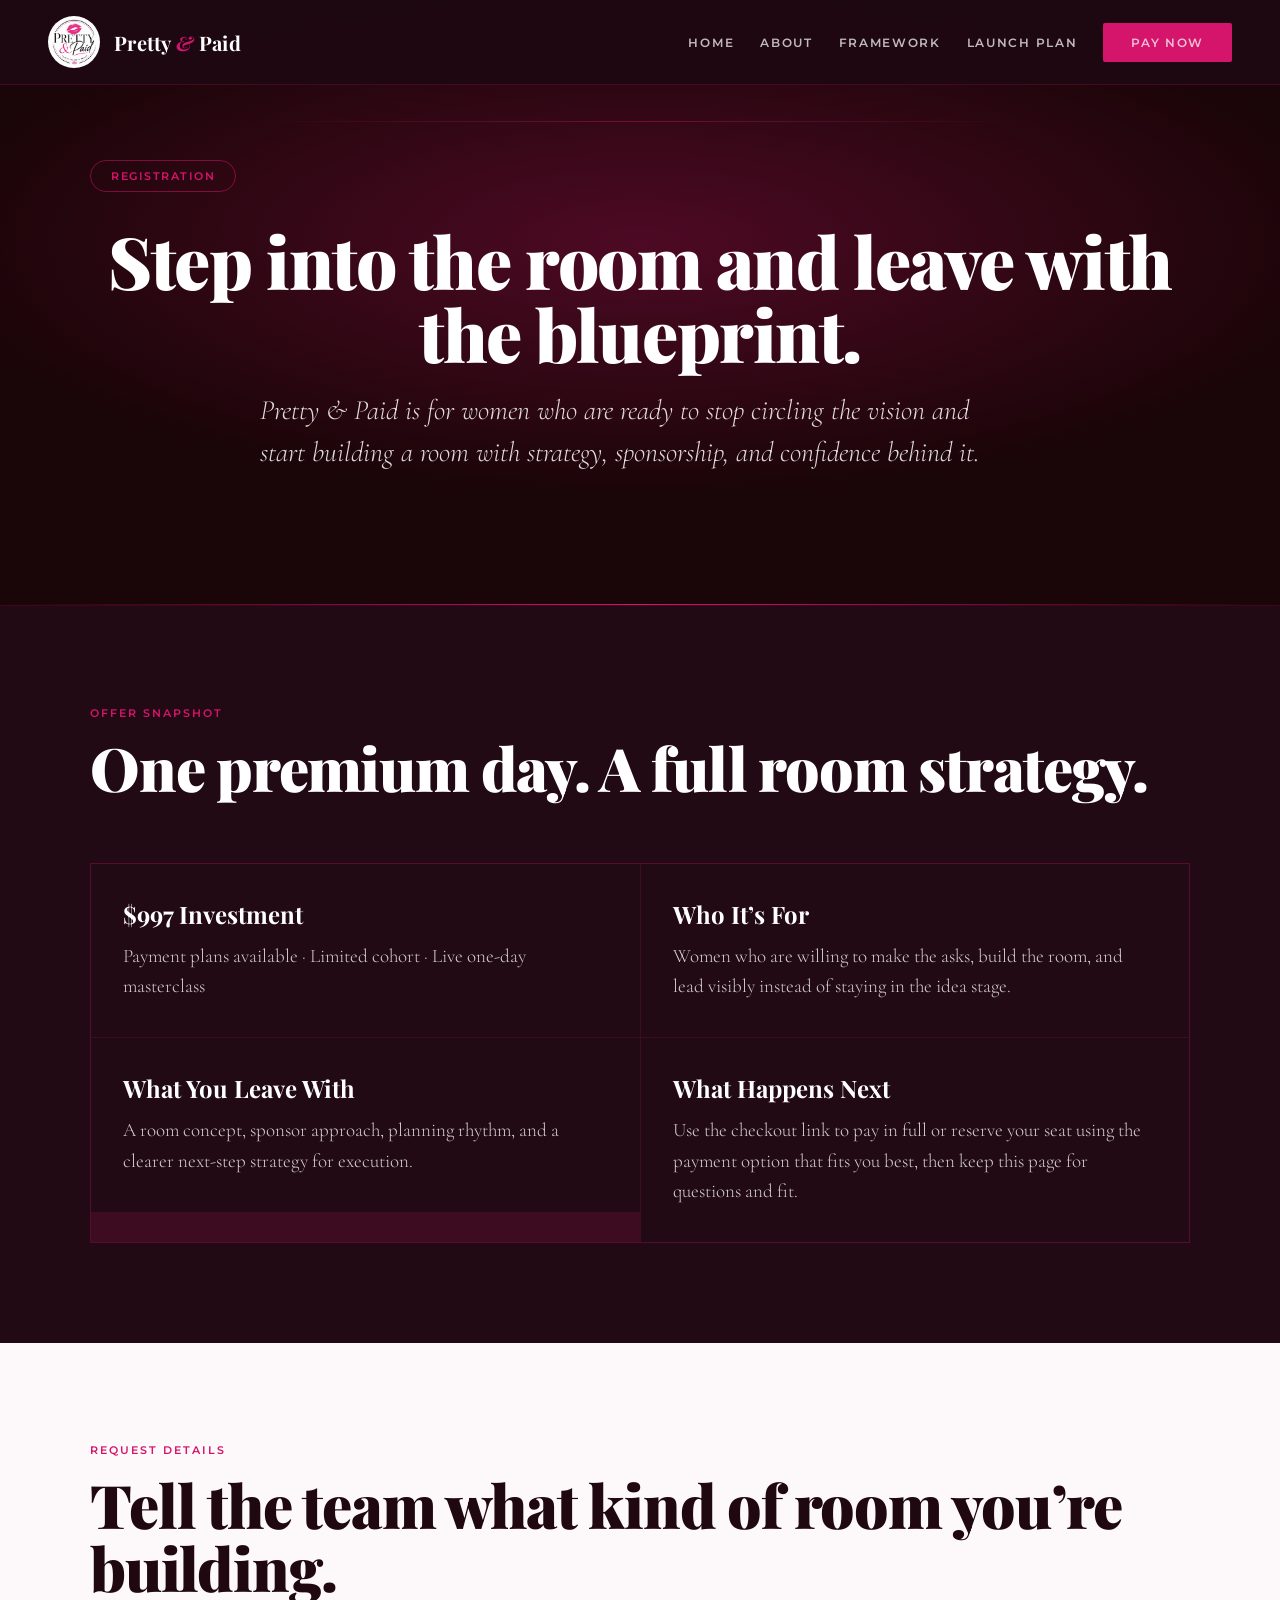
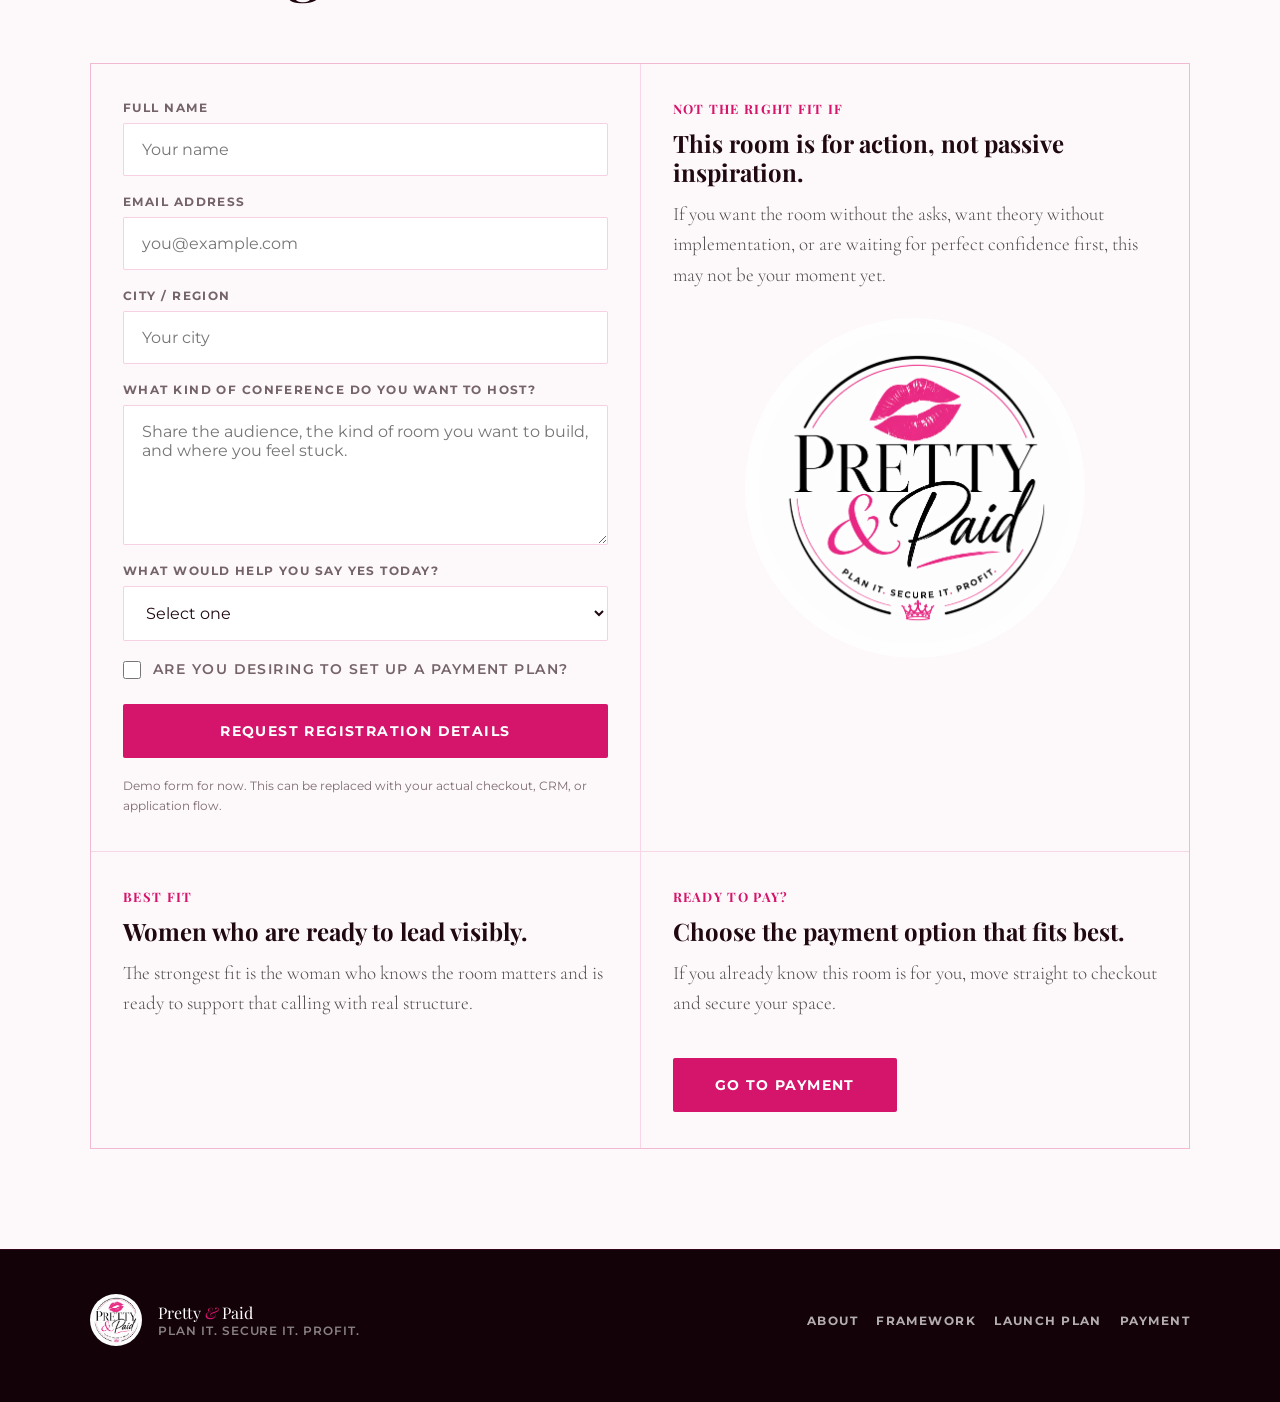
<file: contact.html>
<!DOCTYPE html>
<html lang="en">
  <head>
    <meta charset="UTF-8" />
    <meta name="viewport" content="width=device-width, initial-scale=1.0" />
    <title>Register | Pretty &amp; Paid</title>
    <meta
      name="description"
      content="Request registration details for the Pretty and Paid live room."
    />
    <link rel="preconnect" href="https://fonts.googleapis.com" />
    <link rel="preconnect" href="https://fonts.gstatic.com" crossorigin />
    <link
      href="https://fonts.googleapis.com/css2?family=Playfair+Display:ital,wght@0,400;0,700;0,900;1,400;1,700&family=Cormorant+Garamond:ital,wght@0,300;0,400;0,600;1,300;1,400&family=Montserrat:wght@300;400;500;600;700&display=swap"
      rel="stylesheet"
    />
    <link rel="stylesheet" href="styles.css" />
  </head>
  <body data-page="contact">
    <nav>
      <a class="nav-brand-wrap" href="index.html" aria-label="Pretty and Paid home">
        <img class="nav-logo" src="logo.png" alt="Pretty and Paid logo" />
        <span class="nav-brand">Pretty <span>&amp;</span> Paid</span>
      </a>
      <button class="nav-toggle" type="button" aria-expanded="false" aria-controls="nav-links">Menu</button>
      <div class="nav-links" id="nav-links">
        <a href="index.html" data-page="home">Home</a>
        <a href="about.html" data-page="about">About</a>
        <a href="framework.html" data-page="framework">Framework</a>
        <a href="marketing.html" data-page="marketing">Launch Plan</a>
        <a href="https://square.link/u/MGL2iPAT" class="nav-cta" data-page="payment" target="_blank" rel="noreferrer">Pay Now</a>
      </div>
    </nav>

    <section class="page-hero">
      <div class="deco-line deco-line-1"></div>
      <div class="page-hero-inner container">
        <div class="page-kicker reveal">Registration</div>
        <h1 class="page-hero-title reveal" style="text-align: center;">Step into the room and leave with the blueprint.</h1>
        <p class="page-hero-sub reveal">
          Pretty &amp; Paid is for women who are ready to stop circling the vision and
          start building a room with strategy, sponsorship, and confidence behind it.
        </p>
      </div>
    </section>

    <section class="section-dark">
      <div class="container">
        <div class="section-pre reveal">Offer Snapshot</div>
        <h2 class="section-title reveal">One premium day. A full room strategy.</h2>
        <div class="contact-grid">
          <article class="contact-card reveal">
            <h3 class="contact-title">$997 Investment</h3>
            <p class="contact-copy">Payment plans available · Limited cohort · Live one-day masterclass</p>
          </article>
          <article class="contact-card reveal">
            <h3 class="contact-title">Who It’s For</h3>
            <p class="contact-copy">Women who are willing to make the asks, build the room, and lead visibly instead of staying in the idea stage.</p>
          </article>
          <article class="contact-card reveal">
            <h3 class="contact-title">What You Leave With</h3>
            <p class="contact-copy">A room concept, sponsor approach, planning rhythm, and a clearer next-step strategy for execution.</p>
          </article>
          <article class="contact-card reveal">
            <h3 class="contact-title">What Happens Next</h3>
            <p class="contact-copy">Use the checkout link to pay in full or reserve your seat using the payment option that fits you best, then keep this page for questions and fit.</p>
          </article>
        </div>
      </div>
    </section>

    <section class="section-light">
      <div class="container">
        <div class="section-pre reveal">Request Details</div>
        <h2 class="section-title reveal">Tell the team what kind of room you’re building.</h2>
        <div class="page-card-grid">
          <article class="contact-form-card page-card reveal">
            <form class="contact-form">
              <div class="form-field">
                <label for="name">Full Name</label>
                <input id="name" name="name" type="text" placeholder="Your name" />
              </div>
              <div class="form-field">
                <label for="email">Email Address</label>
                <input id="email" name="email" type="email" placeholder="you@example.com" />
              </div>
              <div class="form-field">
                <label for="city">City / Region</label>
                <input id="city" name="city" type="text" placeholder="Your city" />
              </div>
              <div class="form-field">
                <label for="vision">What kind of conference do you want to host?</label>
                <textarea id="vision" name="vision" placeholder="Share the audience, the kind of room you want to build, and where you feel stuck."></textarea>
              </div>
              <div class="form-field">
                <label for="support">What would help you say yes today?</label>
                <select id="support" name="support">
                  <option value="">Select one</option>
                  <option value="payment">Payment plan details</option>
                  <option value="fit">Fit clarification</option>
                  <option value="logistics">Date and logistics</option>
                </select>
              </div>
              <div class="form-field">
                <label class="checkbox-field" for="payment-plan-interest">
                  <input id="payment-plan-interest" name="payment_plan_interest" type="checkbox" />
                  <span>Are you desiring to set up a payment plan?</span>
                </label>
              </div>
              <button class="form-button" type="submit">Request Registration Details</button>
              <p class="form-note">Demo form for now. This can be replaced with your actual checkout, CRM, or application flow.</p>
            </form>
          </article>
          <article class="page-card reveal">
            <div class="page-card-meta">Not The Right Fit If</div>
            <h3 class="page-card-title">This room is for action, not passive inspiration.</h3>
            <p class="page-card-text">If you want the room without the asks, want theory without implementation, or are waiting for perfect confidence first, this may not be your moment yet.</p>
            <img class="contact-logo-mark" src="prettyandpaidlogo.png" alt="Pretty and Paid logo mark" />
          </article>
          <article class="page-card reveal">
            <div class="page-card-meta">Best Fit</div>
            <h3 class="page-card-title">Women who are ready to lead visibly.</h3>
            <p class="page-card-text">The strongest fit is the woman who knows the room matters and is ready to support that calling with real structure.</p>
          </article>
          <article class="page-card reveal">
            <div class="page-card-meta">Ready To Pay?</div>
            <h3 class="page-card-title">Choose the payment option that fits best.</h3>
            <p class="page-card-text">If you already know this room is for you, move straight to checkout and secure your space.</p>
            <a class="mini-cta" href="https://square.link/u/MGL2iPAT" target="_blank" rel="noreferrer">Go To Payment</a>
          </article>
        </div>
      </div>
    </section>

    <footer class="site-footer">
      <div class="container footer-inner">
        <div class="footer-brand-wrap">
          <img class="nav-logo" src="logo.png" alt="Pretty and Paid logo" />
          <div>
            <div class="footer-name">Pretty <span>&amp;</span> Paid</div>
            <div class="footer-tagline">Plan It. Secure It. Profit.</div>
          </div>
        </div>
        <div class="footer-links">
          <a href="about.html">About</a>
          <a href="framework.html">Framework</a>
          <a href="marketing.html">Launch Plan</a>
          <a href="https://square.link/u/MGL2iPAT" target="_blank" rel="noreferrer">Payment</a>
        </div>
      </div>
    </footer>

    <script src="script.js"></script>
  </body>
</html>
</file>
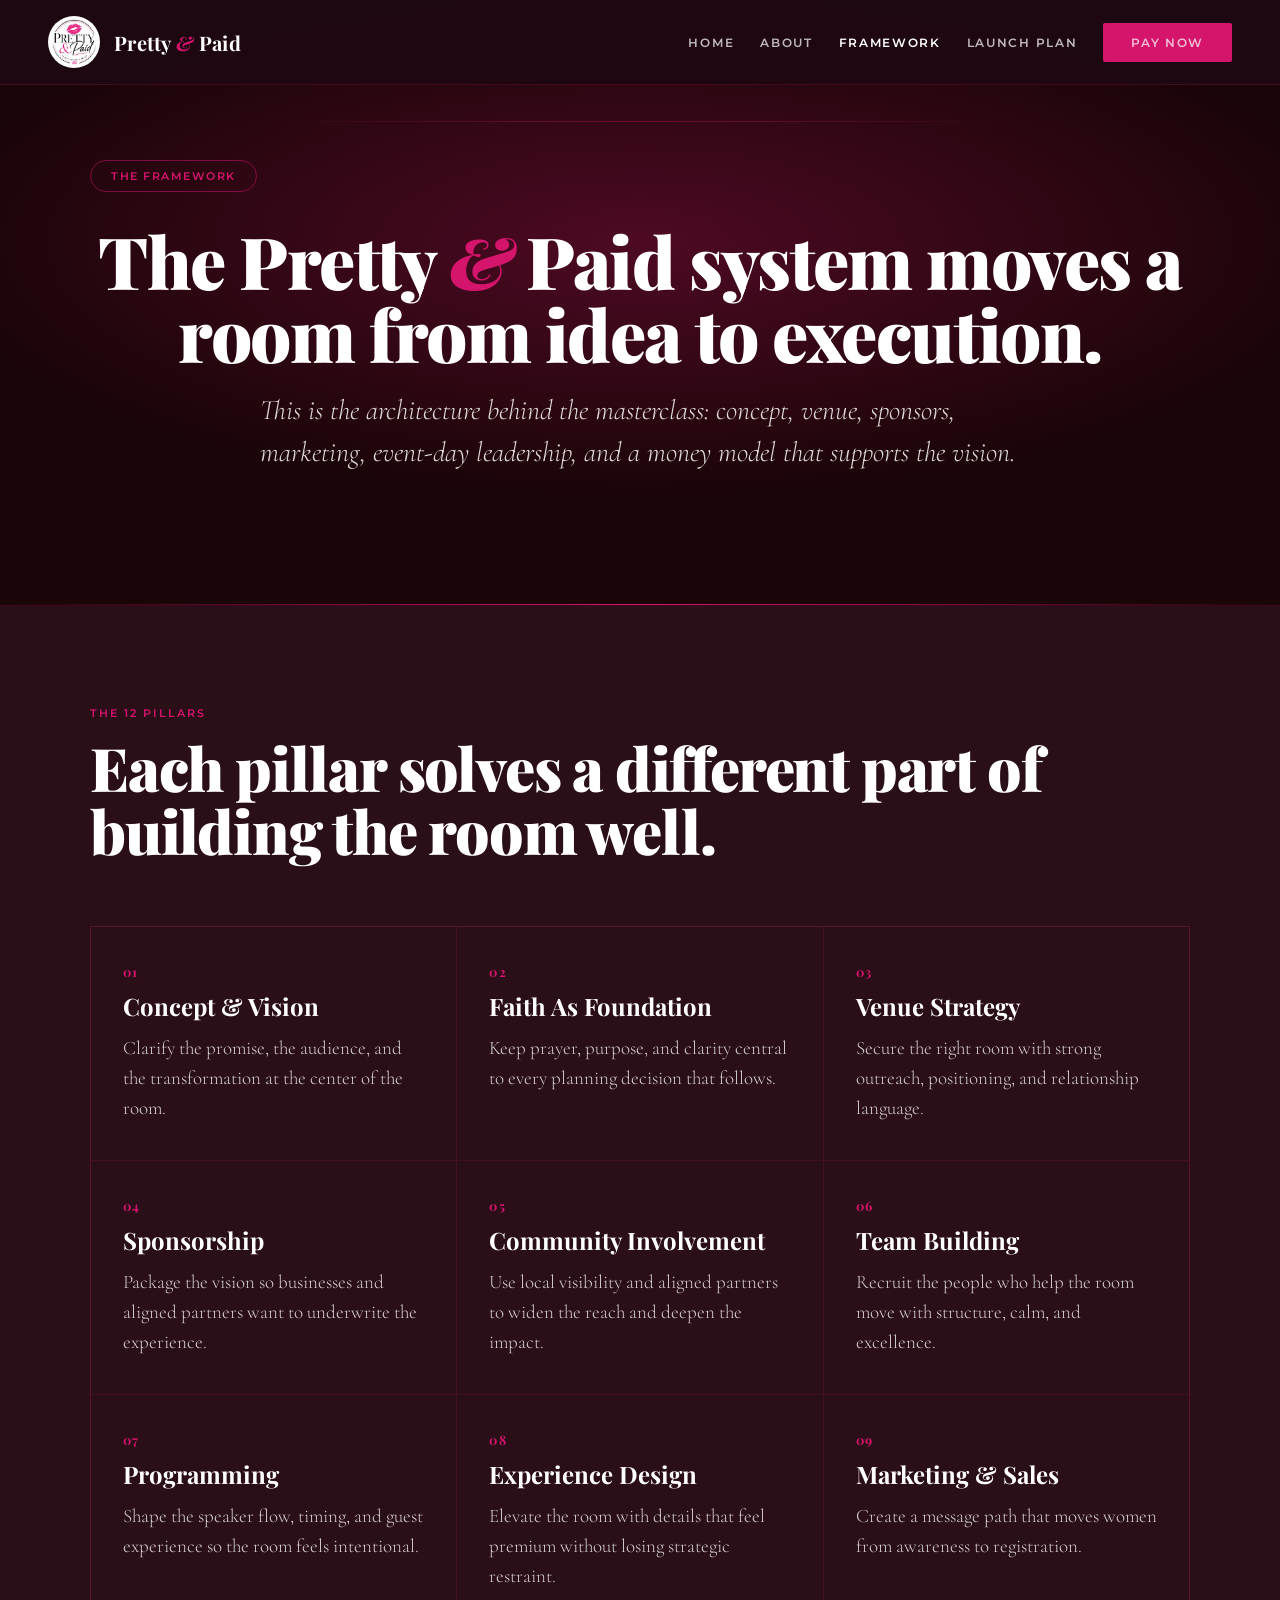
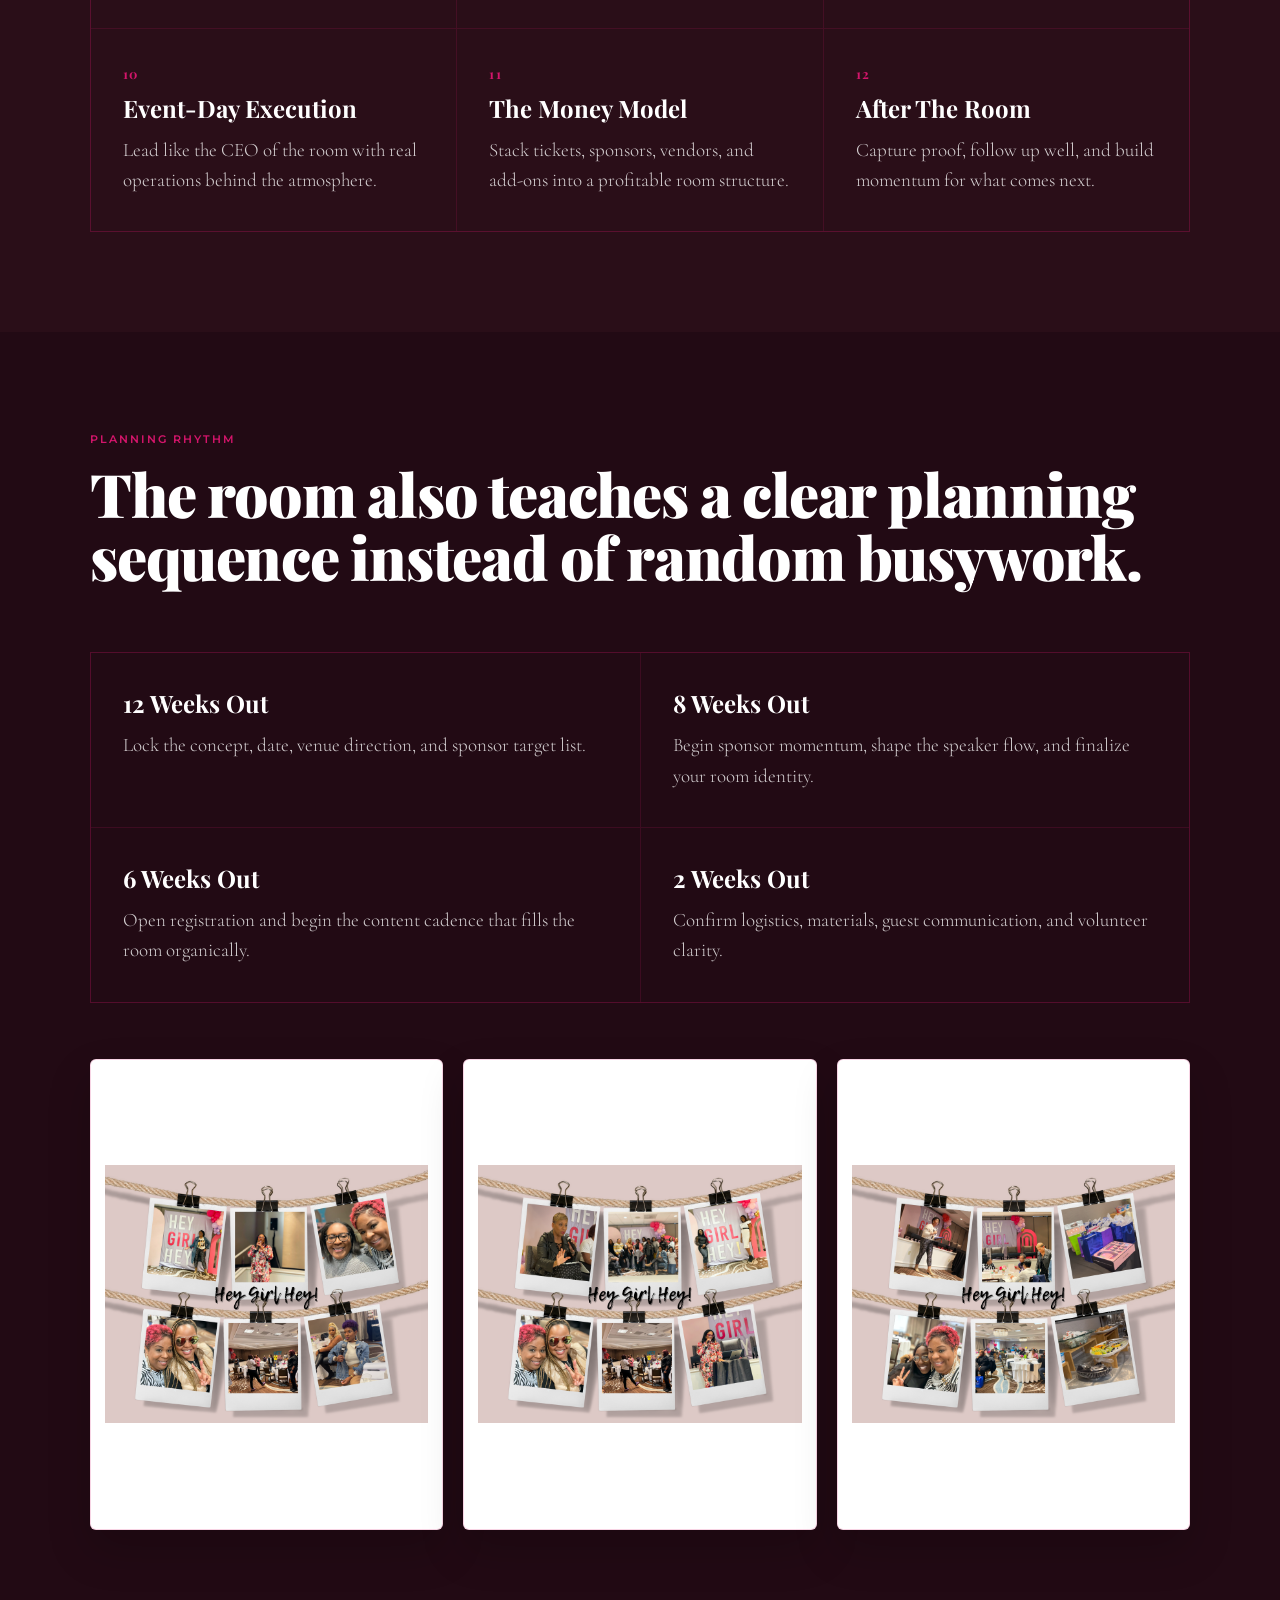
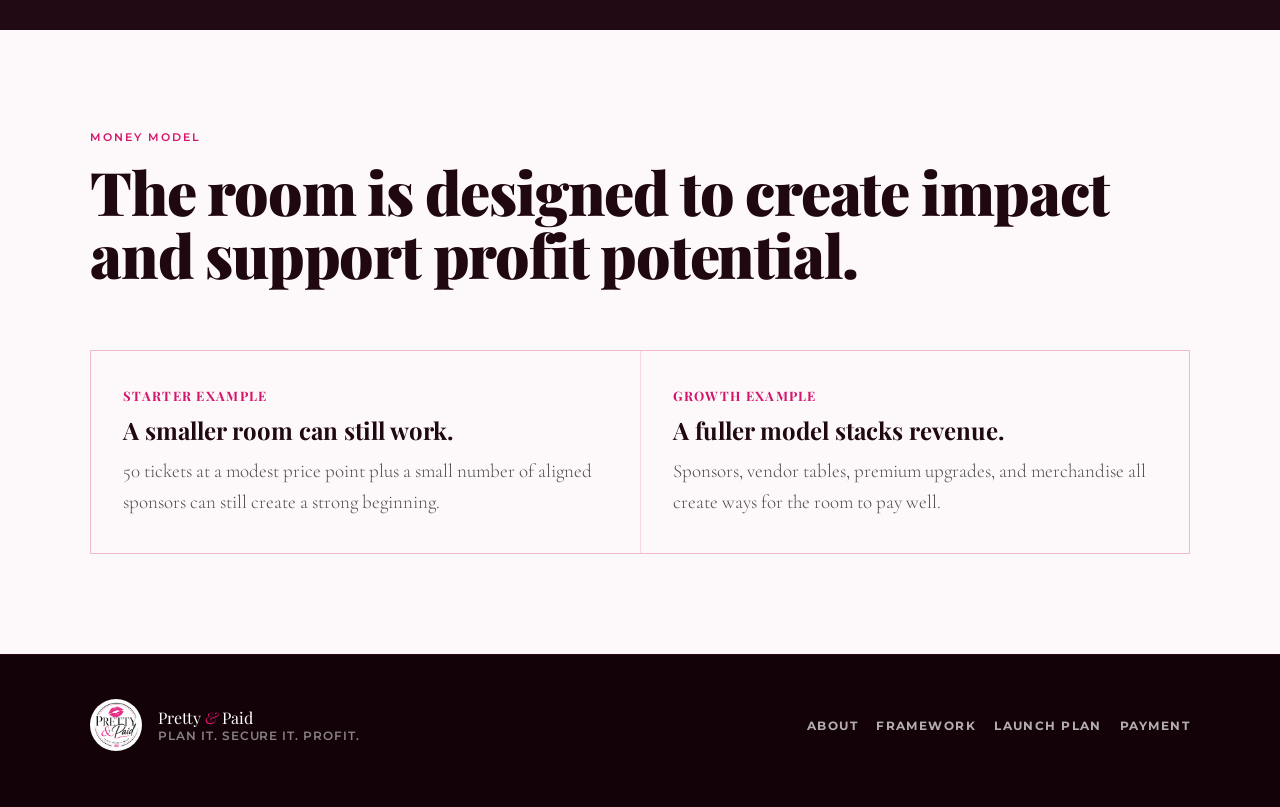
<file: framework.html>
<!DOCTYPE html>
<html lang="en">
  <head>
    <meta charset="UTF-8" />
    <meta name="viewport" content="width=device-width, initial-scale=1.0" />
    <title>Framework | Pretty &amp; Paid</title>
    <meta
      name="description"
      content="Explore the 12-pillar Pretty and Paid framework, the conference roadmap, and the event profit model."
    />
    <link rel="preconnect" href="https://fonts.googleapis.com" />
    <link rel="preconnect" href="https://fonts.gstatic.com" crossorigin />
    <link
      href="https://fonts.googleapis.com/css2?family=Playfair+Display:ital,wght@0,400;0,700;0,900;1,400;1,700&family=Cormorant+Garamond:ital,wght@0,300;0,400;0,600;1,300;1,400&family=Montserrat:wght@300;400;500;600;700&display=swap"
      rel="stylesheet"
    />
    <link rel="stylesheet" href="styles.css" />
  </head>
  <body data-page="framework">
    <nav>
      <a class="nav-brand-wrap" href="index.html" aria-label="Pretty and Paid home">
        <img class="nav-logo" src="logo.png" alt="Pretty and Paid logo" />
        <span class="nav-brand">Pretty <span>&amp;</span> Paid</span>
      </a>
      <button class="nav-toggle" type="button" aria-expanded="false" aria-controls="nav-links">Menu</button>
      <div class="nav-links" id="nav-links">
        <a href="index.html" data-page="home">Home</a>
        <a href="about.html" data-page="about">About</a>
        <a href="framework.html" data-page="framework">Framework</a>
        <a href="marketing.html" data-page="marketing">Launch Plan</a>
        <a href="https://square.link/u/MGL2iPAT" class="nav-cta" data-page="payment" target="_blank" rel="noreferrer">Pay Now</a>
      </div>
    </nav>

    <section class="page-hero">
      <div class="deco-line deco-line-1"></div>
      <div class="page-hero-inner container">
        <div class="page-kicker reveal">The Framework</div>
        <h1 class="page-hero-title reveal" style="text-align: center;">The Pretty <em>&amp;</em> Paid system moves a room from idea to execution.</h1>
        <p class="page-hero-sub reveal">
          This is the architecture behind the masterclass: concept, venue, sponsors,
          marketing, event-day leadership, and a money model that supports the vision.
        </p>
      </div>
    </section>

    <section class="section-deeper">
      <div class="container">
        <div class="section-pre reveal">The 12 Pillars</div>
        <h2 class="section-title reveal">Each pillar solves a different part of building the room well.</h2>
        <div class="framework-grid">
          <article class="framework-card reveal"><div class="framework-num">01</div><h3 class="page-card-title">Concept &amp; Vision</h3><p class="framework-text">Clarify the promise, the audience, and the transformation at the center of the room.</p></article>
          <article class="framework-card reveal"><div class="framework-num">02</div><h3 class="page-card-title">Faith As Foundation</h3><p class="framework-text">Keep prayer, purpose, and clarity central to every planning decision that follows.</p></article>
          <article class="framework-card reveal"><div class="framework-num">03</div><h3 class="page-card-title">Venue Strategy</h3><p class="framework-text">Secure the right room with strong outreach, positioning, and relationship language.</p></article>
          <article class="framework-card reveal"><div class="framework-num">04</div><h3 class="page-card-title">Sponsorship</h3><p class="framework-text">Package the vision so businesses and aligned partners want to underwrite the experience.</p></article>
          <article class="framework-card reveal"><div class="framework-num">05</div><h3 class="page-card-title">Community Involvement</h3><p class="framework-text">Use local visibility and aligned partners to widen the reach and deepen the impact.</p></article>
          <article class="framework-card reveal"><div class="framework-num">06</div><h3 class="page-card-title">Team Building</h3><p class="framework-text">Recruit the people who help the room move with structure, calm, and excellence.</p></article>
          <article class="framework-card reveal"><div class="framework-num">07</div><h3 class="page-card-title">Programming</h3><p class="framework-text">Shape the speaker flow, timing, and guest experience so the room feels intentional.</p></article>
          <article class="framework-card reveal"><div class="framework-num">08</div><h3 class="page-card-title">Experience Design</h3><p class="framework-text">Elevate the room with details that feel premium without losing strategic restraint.</p></article>
          <article class="framework-card reveal"><div class="framework-num">09</div><h3 class="page-card-title">Marketing &amp; Sales</h3><p class="framework-text">Create a message path that moves women from awareness to registration.</p></article>
          <article class="framework-card reveal"><div class="framework-num">10</div><h3 class="page-card-title">Event-Day Execution</h3><p class="framework-text">Lead like the CEO of the room with real operations behind the atmosphere.</p></article>
          <article class="framework-card reveal"><div class="framework-num">11</div><h3 class="page-card-title">The Money Model</h3><p class="framework-text">Stack tickets, sponsors, vendors, and add-ons into a profitable room structure.</p></article>
          <article class="framework-card reveal"><div class="framework-num">12</div><h3 class="page-card-title">After The Room</h3><p class="framework-text">Capture proof, follow up well, and build momentum for what comes next.</p></article>
        </div>
      </div>
    </section>

    <section class="section-dark">
      <div class="container">
        <div class="section-pre reveal">Planning Rhythm</div>
        <h2 class="section-title reveal">The room also teaches a clear planning sequence instead of random busywork.</h2>
        <div class="detail-grid">
          <article class="detail-card reveal"><h3 class="detail-title">12 Weeks Out</h3><p class="detail-text">Lock the concept, date, venue direction, and sponsor target list.</p></article>
          <article class="detail-card reveal"><h3 class="detail-title">8 Weeks Out</h3><p class="detail-text">Begin sponsor momentum, shape the speaker flow, and finalize your room identity.</p></article>
          <article class="detail-card reveal"><h3 class="detail-title">6 Weeks Out</h3><p class="detail-text">Open registration and begin the content cadence that fills the room organically.</p></article>
          <article class="detail-card reveal"><h3 class="detail-title">2 Weeks Out</h3><p class="detail-text">Confirm logistics, materials, guest communication, and volunteer clarity.</p></article>
        </div>
        <div class="proof-grid proof-grid--framework">
          <figure class="proof-card reveal">
            <img src="hghb-6.png" alt="Polaroid collage of speakers and event guests from Hey Girl Hey" />
          </figure>
          <figure class="proof-card reveal">
            <img src="hghb-7.png" alt="Polaroid collage featuring event attendees and stage moments from Hey Girl Hey" />
          </figure>
          <figure class="proof-card reveal">
            <img src="hghb-8.png" alt="Polaroid collage showing audience engagement and attendee photos from Hey Girl Hey" />
          </figure>
        </div>
      </div>
    </section>

    <section class="section-light">
      <div class="container">
        <div class="section-pre reveal">Money Model</div>
        <h2 class="section-title reveal">The room is designed to create impact and support profit potential.</h2>
        <div class="page-card-grid">
          <article class="page-card reveal">
            <div class="page-card-meta">Starter Example</div>
            <h3 class="page-card-title">A smaller room can still work.</h3>
            <p class="page-card-text">50 tickets at a modest price point plus a small number of aligned sponsors can still create a strong beginning.</p>
          </article>
          <article class="page-card reveal">
            <div class="page-card-meta">Growth Example</div>
            <h3 class="page-card-title">A fuller model stacks revenue.</h3>
            <p class="page-card-text">Sponsors, vendor tables, premium upgrades, and merchandise all create ways for the room to pay well.</p>
          </article>
        </div>
      </div>
    </section>

    <footer class="site-footer">
      <div class="container footer-inner">
        <div class="footer-brand-wrap">
          <img class="nav-logo" src="logo.png" alt="Pretty and Paid logo" />
          <div>
            <div class="footer-name">Pretty <span>&amp;</span> Paid</div>
            <div class="footer-tagline">Plan It. Secure It. Profit.</div>
          </div>
        </div>
        <div class="footer-links">
          <a href="about.html">About</a>
          <a href="framework.html">Framework</a>
          <a href="marketing.html">Launch Plan</a>
          <a href="https://square.link/u/MGL2iPAT" target="_blank" rel="noreferrer">Payment</a>
        </div>
      </div>
    </footer>

    <script src="script.js"></script>
  </body>
</html>
</file>
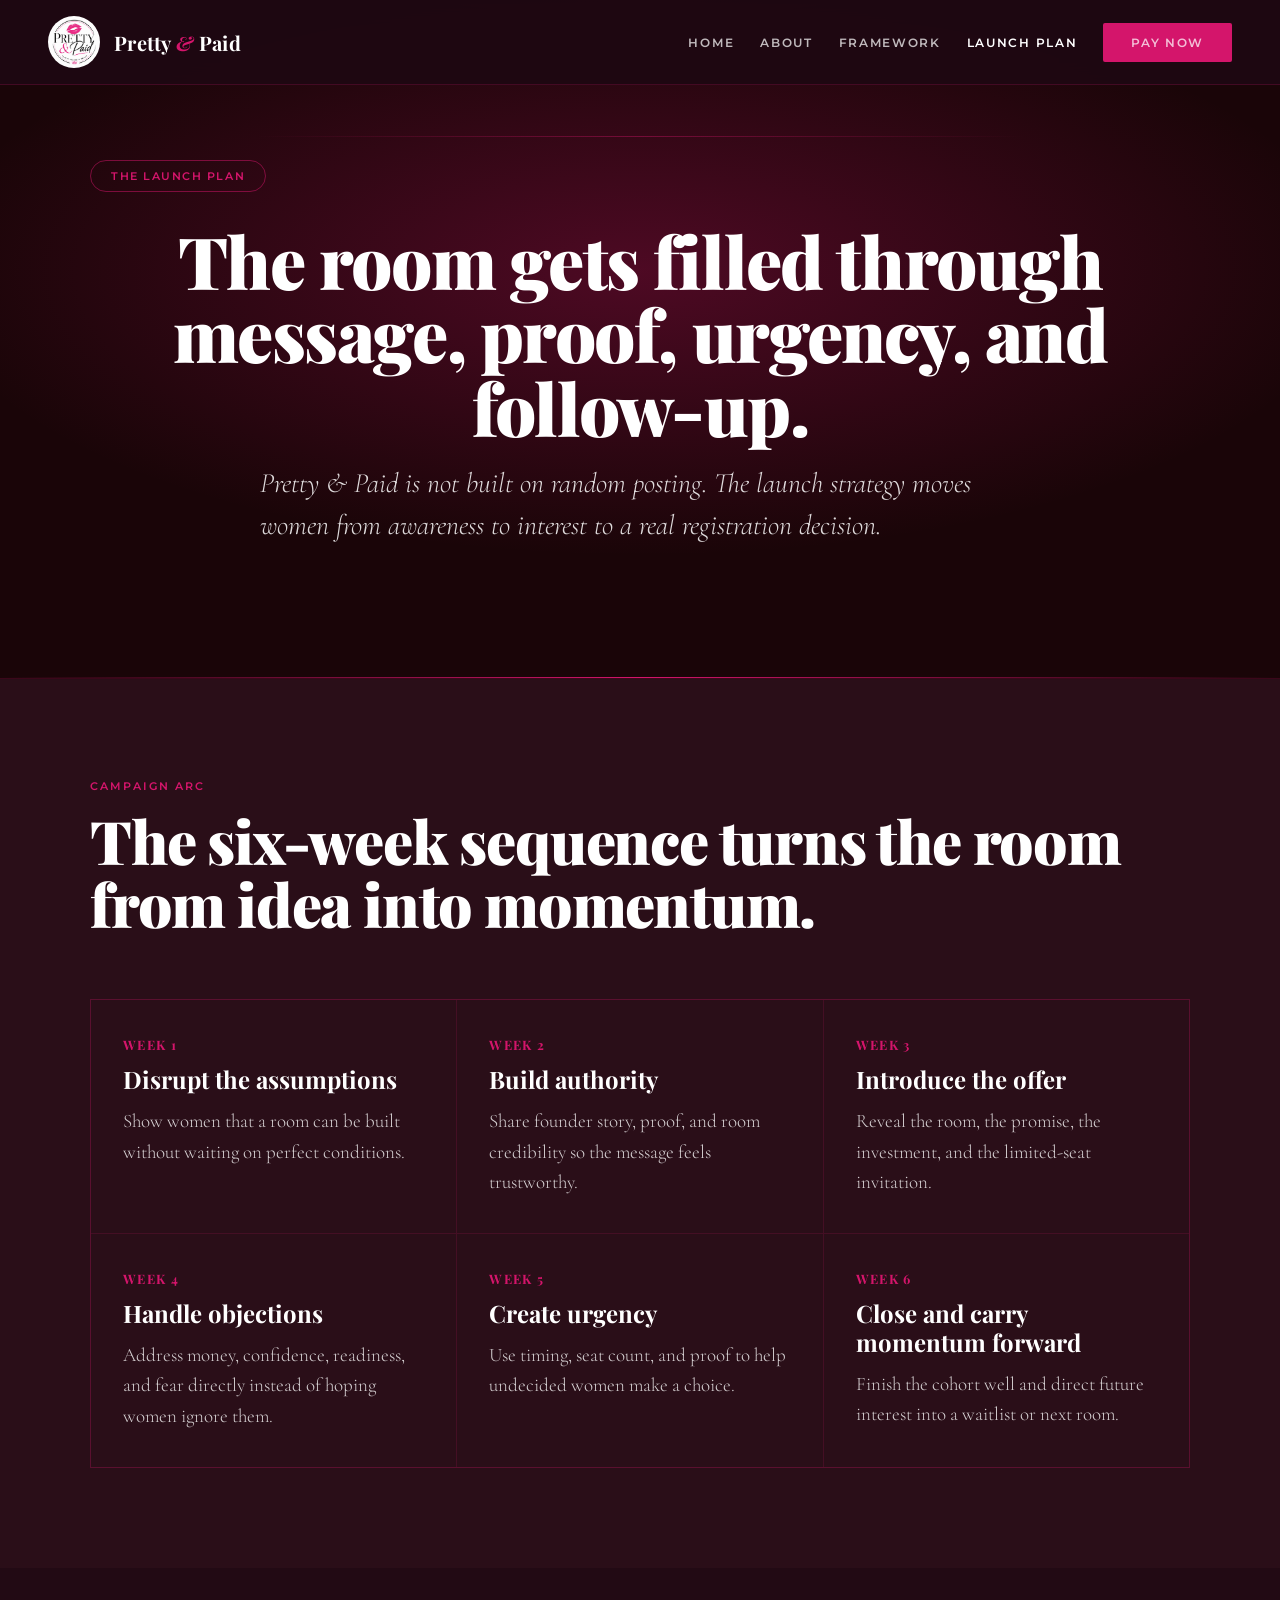
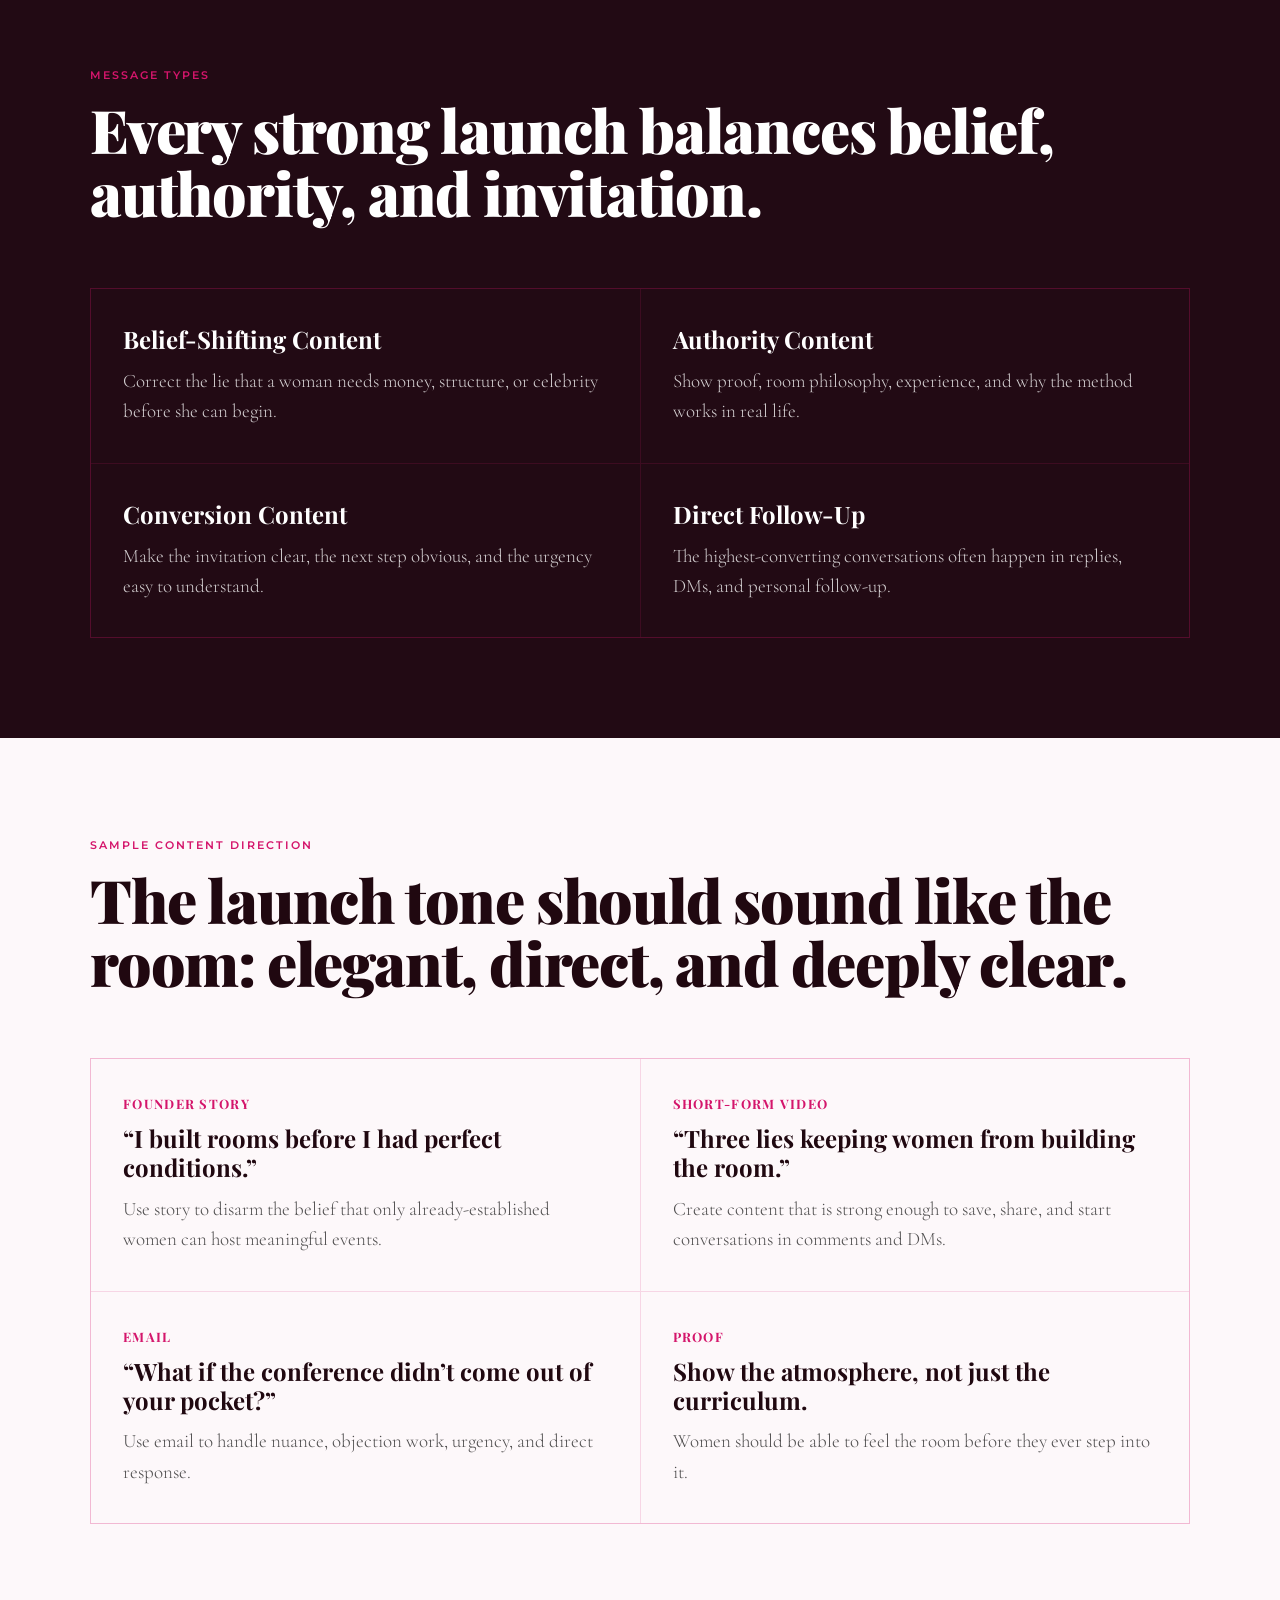
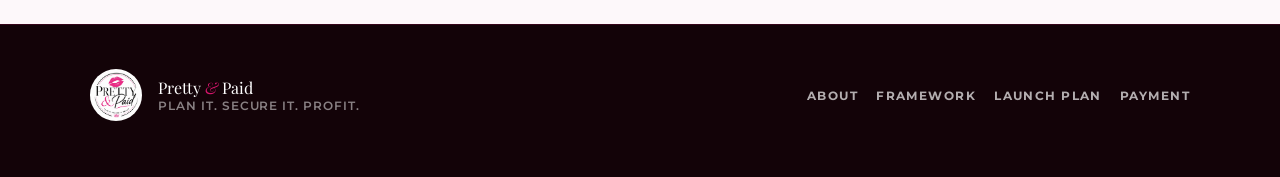
<file: marketing.html>
<!DOCTYPE html>
<html lang="en">
  <head>
    <meta charset="UTF-8" />
    <meta name="viewport" content="width=device-width, initial-scale=1.0" />
    <title>Launch Plan | Pretty &amp; Paid</title>
    <meta
      name="description"
      content="See the Pretty and Paid launch plan for filling the room with organic content, strong messaging, and direct follow-up."
    />
    <link rel="preconnect" href="https://fonts.googleapis.com" />
    <link rel="preconnect" href="https://fonts.gstatic.com" crossorigin />
    <link
      href="https://fonts.googleapis.com/css2?family=Playfair+Display:ital,wght@0,400;0,700;0,900;1,400;1,700&family=Cormorant+Garamond:ital,wght@0,300;0,400;0,600;1,300;1,400&family=Montserrat:wght@300;400;500;600;700&display=swap"
      rel="stylesheet"
    />
    <link rel="stylesheet" href="styles.css" />
  </head>
  <body data-page="marketing">
    <nav>
      <a class="nav-brand-wrap" href="index.html" aria-label="Pretty and Paid home">
        <img class="nav-logo" src="logo.png" alt="Pretty and Paid logo" />
        <span class="nav-brand">Pretty <span>&amp;</span> Paid</span>
      </a>
      <button class="nav-toggle" type="button" aria-expanded="false" aria-controls="nav-links">Menu</button>
      <div class="nav-links" id="nav-links">
        <a href="index.html" data-page="home">Home</a>
        <a href="about.html" data-page="about">About</a>
        <a href="framework.html" data-page="framework">Framework</a>
        <a href="marketing.html" data-page="marketing">Launch Plan</a>
        <a href="https://square.link/u/MGL2iPAT" class="nav-cta" data-page="payment" target="_blank" rel="noreferrer">Pay Now</a>
      </div>
    </nav>

    <section class="page-hero">
      <div class="deco-line deco-line-1"></div>
      <div class="page-hero-inner container">
        <div class="page-kicker reveal">The Launch Plan</div>
        <h1 class="page-hero-title reveal" style="text-align: center;">The room gets filled through message, proof, urgency, and follow-up.</h1>
        <p class="page-hero-sub reveal">
          Pretty &amp; Paid is not built on random posting. The launch strategy moves women
          from awareness to interest to a real registration decision.
        </p>
      </div>
    </section>

    <section class="section-deeper">
      <div class="container">
        <div class="section-pre reveal">Campaign Arc</div>
        <h2 class="section-title reveal">The six-week sequence turns the room from idea into momentum.</h2>
        <div class="marketing-grid">
          <article class="marketing-card reveal"><div class="marketing-num">Week 1</div><h3 class="page-card-title">Disrupt the assumptions</h3><p class="marketing-text">Show women that a room can be built without waiting on perfect conditions.</p></article>
          <article class="marketing-card reveal"><div class="marketing-num">Week 2</div><h3 class="page-card-title">Build authority</h3><p class="marketing-text">Share founder story, proof, and room credibility so the message feels trustworthy.</p></article>
          <article class="marketing-card reveal"><div class="marketing-num">Week 3</div><h3 class="page-card-title">Introduce the offer</h3><p class="marketing-text">Reveal the room, the promise, the investment, and the limited-seat invitation.</p></article>
          <article class="marketing-card reveal"><div class="marketing-num">Week 4</div><h3 class="page-card-title">Handle objections</h3><p class="marketing-text">Address money, confidence, readiness, and fear directly instead of hoping women ignore them.</p></article>
          <article class="marketing-card reveal"><div class="marketing-num">Week 5</div><h3 class="page-card-title">Create urgency</h3><p class="marketing-text">Use timing, seat count, and proof to help undecided women make a choice.</p></article>
          <article class="marketing-card reveal"><div class="marketing-num">Week 6</div><h3 class="page-card-title">Close and carry momentum forward</h3><p class="marketing-text">Finish the cohort well and direct future interest into a waitlist or next room.</p></article>
        </div>
      </div>
    </section>

    <section class="section-dark">
      <div class="container">
        <div class="section-pre reveal">Message Types</div>
        <h2 class="section-title reveal">Every strong launch balances belief, authority, and invitation.</h2>
        <div class="detail-grid">
          <article class="detail-card reveal"><h3 class="detail-title">Belief-Shifting Content</h3><p class="detail-text">Correct the lie that a woman needs money, structure, or celebrity before she can begin.</p></article>
          <article class="detail-card reveal"><h3 class="detail-title">Authority Content</h3><p class="detail-text">Show proof, room philosophy, experience, and why the method works in real life.</p></article>
          <article class="detail-card reveal"><h3 class="detail-title">Conversion Content</h3><p class="detail-text">Make the invitation clear, the next step obvious, and the urgency easy to understand.</p></article>
          <article class="detail-card reveal"><h3 class="detail-title">Direct Follow-Up</h3><p class="detail-text">The highest-converting conversations often happen in replies, DMs, and personal follow-up.</p></article>
        </div>
      </div>
    </section>

    <section class="section-light">
      <div class="container">
        <div class="section-pre reveal">Sample Content Direction</div>
        <h2 class="section-title reveal">The launch tone should sound like the room: elegant, direct, and deeply clear.</h2>
        <div class="page-card-grid">
          <article class="page-card reveal">
            <div class="page-card-meta">Founder Story</div>
            <h3 class="page-card-title">“I built rooms before I had perfect conditions.”</h3>
            <p class="page-card-text">Use story to disarm the belief that only already-established women can host meaningful events.</p>
          </article>
          <article class="page-card reveal">
            <div class="page-card-meta">Short-Form Video</div>
            <h3 class="page-card-title">“Three lies keeping women from building the room.”</h3>
            <p class="page-card-text">Create content that is strong enough to save, share, and start conversations in comments and DMs.</p>
          </article>
          <article class="page-card reveal">
            <div class="page-card-meta">Email</div>
            <h3 class="page-card-title">“What if the conference didn’t come out of your pocket?”</h3>
            <p class="page-card-text">Use email to handle nuance, objection work, urgency, and direct response.</p>
          </article>
          <article class="page-card reveal">
            <div class="page-card-meta">Proof</div>
            <h3 class="page-card-title">Show the atmosphere, not just the curriculum.</h3>
            <p class="page-card-text">Women should be able to feel the room before they ever step into it.</p>
          </article>
        </div>
      </div>
    </section>

    <footer class="site-footer">
      <div class="container footer-inner">
        <div class="footer-brand-wrap">
          <img class="nav-logo" src="logo.png" alt="Pretty and Paid logo" />
          <div>
            <div class="footer-name">Pretty <span>&amp;</span> Paid</div>
            <div class="footer-tagline">Plan It. Secure It. Profit.</div>
          </div>
        </div>
        <div class="footer-links">
          <a href="about.html">About</a>
          <a href="framework.html">Framework</a>
          <a href="marketing.html">Launch Plan</a>
          <a href="https://square.link/u/MGL2iPAT" target="_blank" rel="noreferrer">Payment</a>
        </div>
      </div>
    </footer>

    <script src="script.js"></script>
  </body>
</html>
</file>
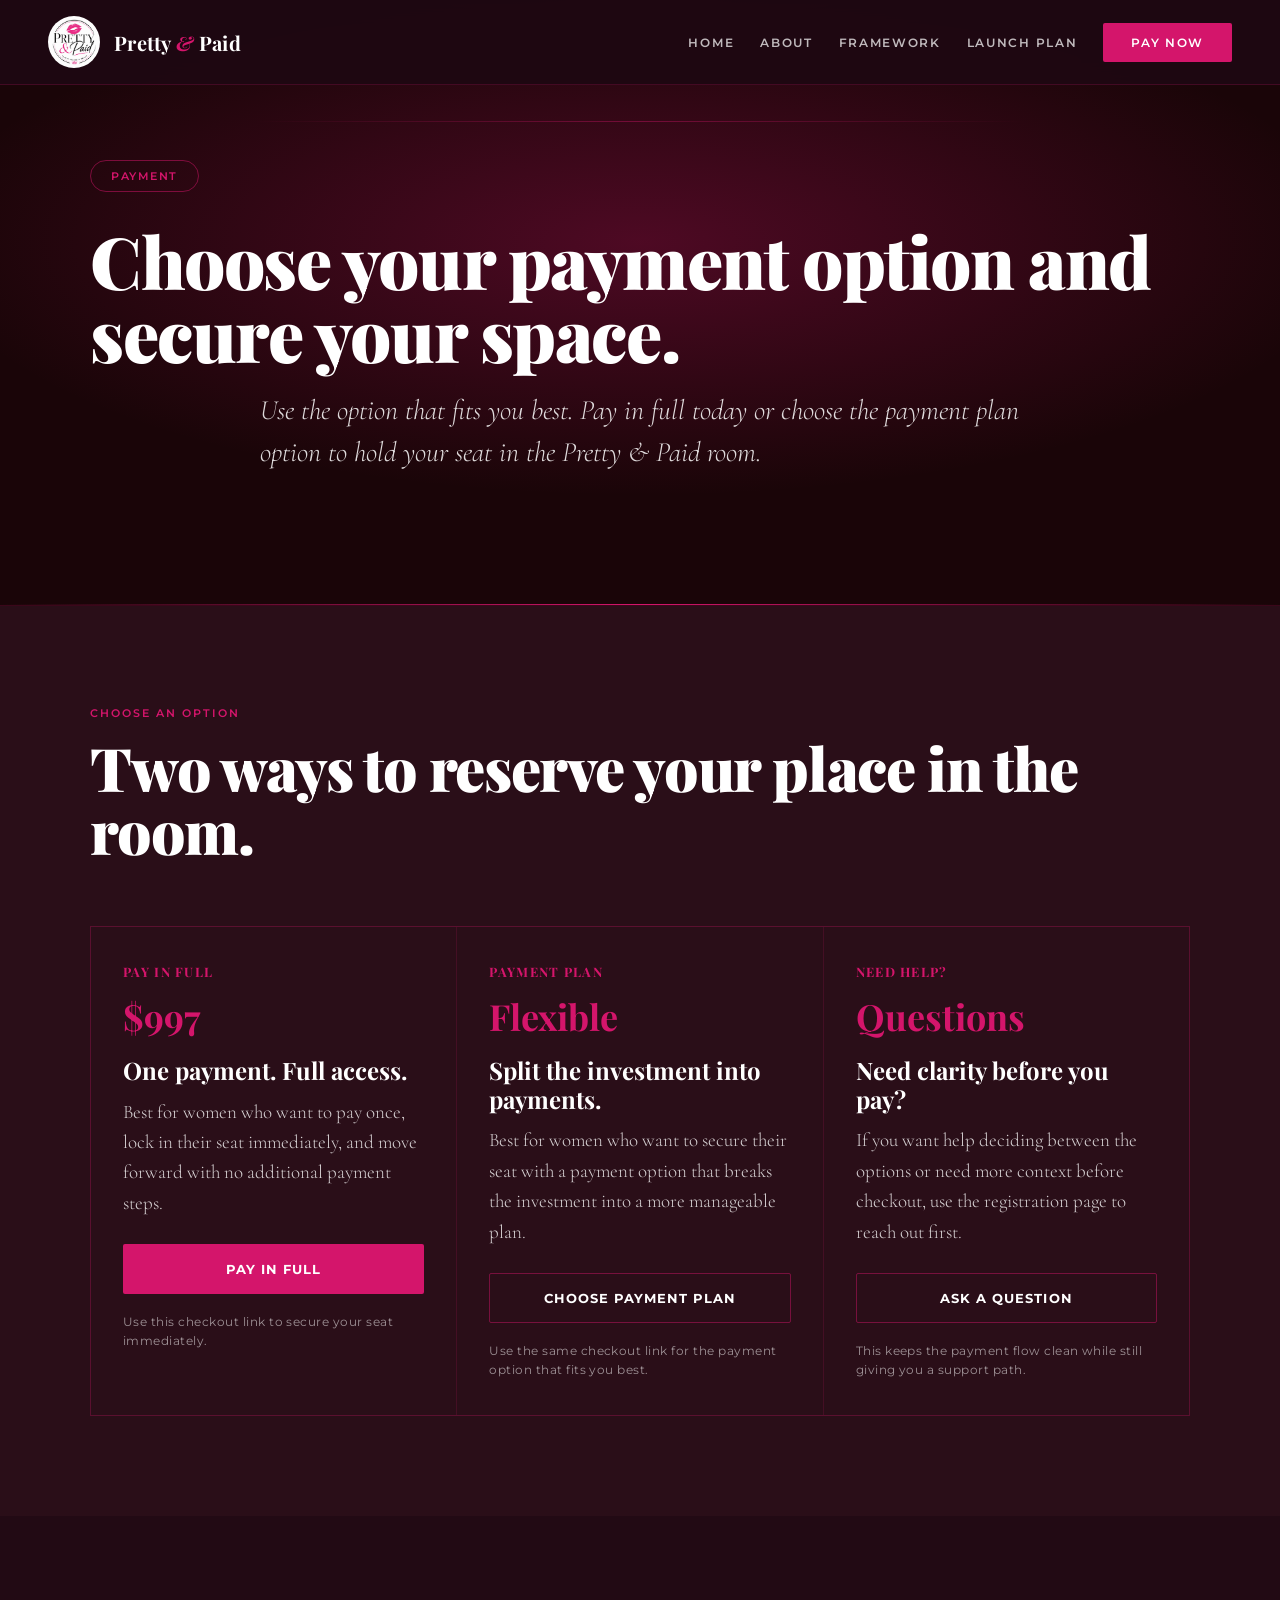
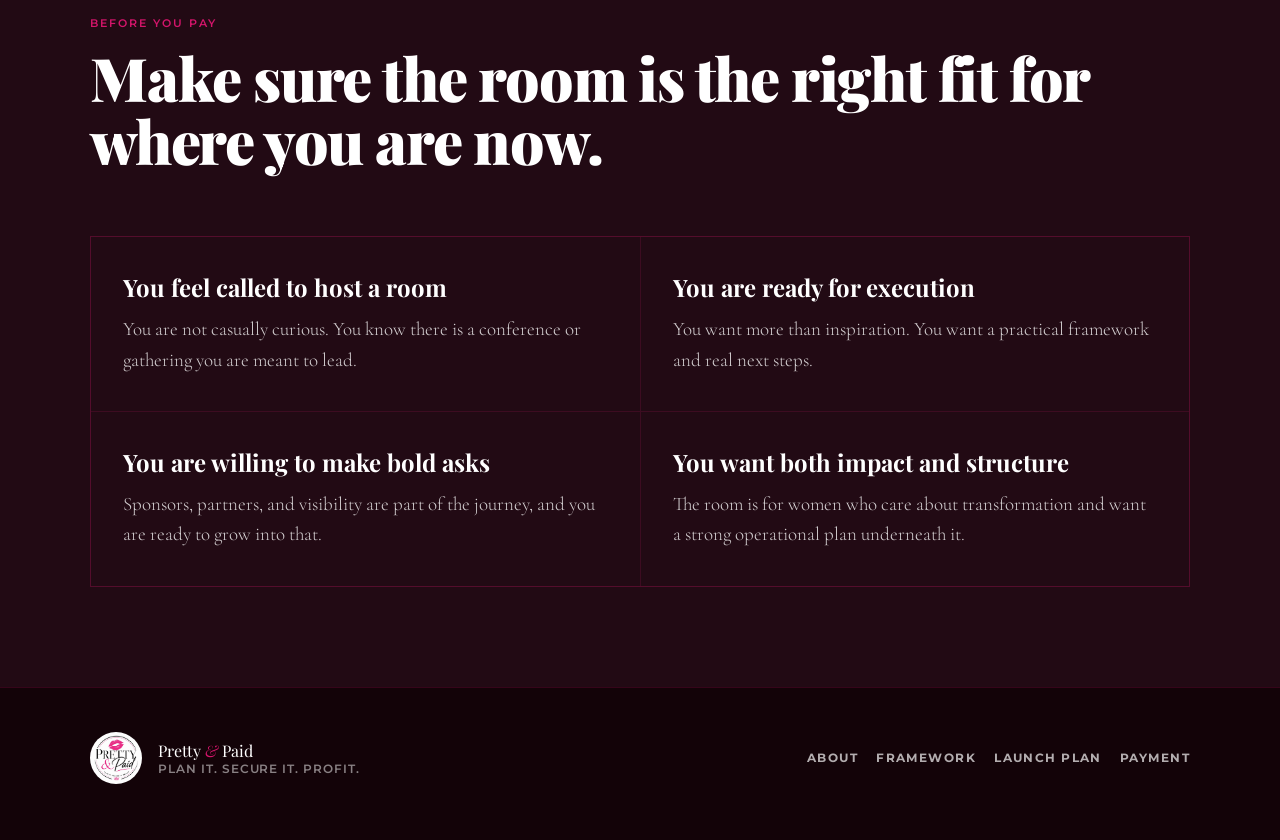
<file: payment.html>
<!DOCTYPE html>
<html lang="en">
  <head>
    <meta charset="UTF-8" />
    <meta name="viewport" content="width=device-width, initial-scale=1.0" />
    <title>Payment | Pretty &amp; Paid</title>
    <meta
      name="description"
      content="Choose your Pretty and Paid payment option and secure your space in the live room."
    />
    <link rel="preconnect" href="https://fonts.googleapis.com" />
    <link rel="preconnect" href="https://fonts.gstatic.com" crossorigin />
    <link
      href="https://fonts.googleapis.com/css2?family=Playfair+Display:ital,wght@0,400;0,700;0,900;1,400;1,700&family=Cormorant+Garamond:ital,wght@0,300;0,400;0,600;1,300;1,400&family=Montserrat:wght@300;400;500;600;700&display=swap"
      rel="stylesheet"
    />
    <link rel="stylesheet" href="styles.css" />
  </head>
  <body data-page="payment">
    <nav>
      <a class="nav-brand-wrap" href="index.html" aria-label="Pretty and Paid home">
        <img class="nav-logo" src="logo.png" alt="Pretty and Paid logo" />
        <span class="nav-brand">Pretty <span>&amp;</span> Paid</span>
      </a>
      <button class="nav-toggle" type="button" aria-expanded="false" aria-controls="nav-links">Menu</button>
      <div class="nav-links" id="nav-links">
        <a href="index.html" data-page="home">Home</a>
        <a href="about.html" data-page="about">About</a>
        <a href="framework.html" data-page="framework">Framework</a>
        <a href="marketing.html" data-page="marketing">Launch Plan</a>
        <a href="https://square.link/u/MGL2iPAT" class="nav-cta" data-page="payment" target="_blank" rel="noreferrer">Pay Now</a>
      </div>
    </nav>

    <section class="page-hero">
      <div class="deco-line deco-line-1"></div>
      <div class="page-hero-inner container">
        <div class="page-kicker reveal">Payment</div>
        <h1 class="page-hero-title reveal">Choose your payment option and secure your space.</h1>
        <p class="page-hero-sub reveal">
          Use the option that fits you best. Pay in full today or choose the payment plan
          option to hold your seat in the Pretty &amp; Paid room.
        </p>
      </div>
    </section>

    <section class="section-deeper">
      <div class="container">
        <div class="section-pre reveal">Choose An Option</div>
        <h2 class="section-title reveal">Two ways to reserve your place in the room.</h2>
        <div class="payment-grid">
          <article class="payment-card reveal">
            <div class="page-card-meta">Pay In Full</div>
            <div class="payment-price">$997</div>
            <h3 class="page-card-title">One payment. Full access.</h3>
            <p class="payment-text">
              Best for women who want to pay once, lock in their seat immediately, and move
              forward with no additional payment steps.
            </p>
            <div class="payment-actions">
              <a class="payment-button" href="https://square.link/u/MGL2iPAT" target="_blank" rel="noreferrer">Pay In Full</a>
            </div>
            <p class="payment-note">Use this checkout link to secure your seat immediately.</p>
          </article>

          <article class="payment-card reveal">
            <div class="page-card-meta">Payment Plan</div>
            <div class="payment-price">Flexible</div>
            <h3 class="page-card-title">Split the investment into payments.</h3>
            <p class="payment-text">
              Best for women who want to secure their seat with a payment option that breaks
              the investment into a more manageable plan.
            </p>
            <div class="payment-actions">
              <a class="payment-button payment-button--secondary" href="https://square.link/u/MGL2iPAT" target="_blank" rel="noreferrer">Choose Payment Plan</a>
            </div>
            <p class="payment-note">Use the same checkout link for the payment option that fits you best.</p>
          </article>

          <article class="payment-card reveal">
            <div class="page-card-meta">Need Help?</div>
            <div class="payment-price">Questions</div>
            <h3 class="page-card-title">Need clarity before you pay?</h3>
            <p class="payment-text">
              If you want help deciding between the options or need more context before
              checkout, use the registration page to reach out first.
            </p>
            <div class="payment-actions">
              <a class="payment-button payment-button--secondary" href="contact.html">Ask A Question</a>
            </div>
            <p class="payment-note">This keeps the payment flow clean while still giving you a support path.</p>
          </article>
        </div>
      </div>
    </section>

    <section class="section-dark">
      <div class="container">
        <div class="section-pre reveal">Before You Pay</div>
        <h2 class="section-title reveal">Make sure the room is the right fit for where you are now.</h2>
        <div class="detail-grid">
          <article class="detail-card reveal">
            <h3 class="detail-title">You feel called to host a room</h3>
            <p class="detail-text">You are not casually curious. You know there is a conference or gathering you are meant to lead.</p>
          </article>
          <article class="detail-card reveal">
            <h3 class="detail-title">You are ready for execution</h3>
            <p class="detail-text">You want more than inspiration. You want a practical framework and real next steps.</p>
          </article>
          <article class="detail-card reveal">
            <h3 class="detail-title">You are willing to make bold asks</h3>
            <p class="detail-text">Sponsors, partners, and visibility are part of the journey, and you are ready to grow into that.</p>
          </article>
          <article class="detail-card reveal">
            <h3 class="detail-title">You want both impact and structure</h3>
            <p class="detail-text">The room is for women who care about transformation and want a strong operational plan underneath it.</p>
          </article>
        </div>
      </div>
    </section>

    <footer class="site-footer">
      <div class="container footer-inner">
        <div class="footer-brand-wrap">
          <img class="nav-logo" src="logo.png" alt="Pretty and Paid logo" />
          <div>
            <div class="footer-name">Pretty <span>&amp;</span> Paid</div>
            <div class="footer-tagline">Plan It. Secure It. Profit.</div>
          </div>
        </div>
        <div class="footer-links">
          <a href="about.html">About</a>
          <a href="framework.html">Framework</a>
          <a href="marketing.html">Launch Plan</a>
          <a href="https://square.link/u/MGL2iPAT" target="_blank" rel="noreferrer">Payment</a>
        </div>
      </div>
    </footer>

    <script src="script.js"></script>
  </body>
</html>
</file>
<file: styles.css>
*,
*::before,
*::after {
  box-sizing: border-box;
  margin: 0;
  padding: 0;
}

:root {
  --bg-main: #1a0508;
  --bg-dark: #130308;
  --bg-panel: #220a14;
  --bg-panel-2: #2a0e18;
  --pink: #d4156b;
  --pink-deep: #a00d50;
  --pink-light: #fce4f1;
  --pink-mid: #f7c8df;
  --black: #200810;
  --off-white: #fdf8fa;
  --white: #ffffff;
  --gray: #666666;
  --border: rgba(212, 21, 107, 0.18);
  --shadow: 0 24px 64px rgba(0, 0, 0, 0.28);
}

html {
  scroll-behavior: smooth;
}

body {
  font-family: "Montserrat", sans-serif;
  background: var(--black);
  color: var(--white);
  overflow-x: hidden;
}

body.menu-open {
  overflow: hidden;
}

a {
  color: inherit;
  text-decoration: none;
}

img {
  display: block;
  max-width: 100%;
}

button,
input,
select,
textarea {
  font: inherit;
}

.container {
  width: min(1100px, calc(100% - 48px));
  margin: 0 auto;
}

nav {
  position: fixed;
  top: 0;
  left: 0;
  right: 0;
  z-index: 100;
  display: flex;
  align-items: center;
  justify-content: space-between;
  gap: 24px;
  padding: 16px 48px;
  background: rgba(30, 8, 18, 0.97);
  backdrop-filter: blur(12px);
  border-bottom: 1px solid rgba(212, 21, 107, 0.2);
}

.nav-brand-wrap {
  display: inline-flex;
  align-items: center;
  gap: 14px;
}

.nav-logo {
  width: 52px;
  height: 52px;
  border-radius: 50%;
  object-fit: cover;
}

.nav-brand {
  font-family: "Playfair Display", serif;
  font-size: 20px;
  font-weight: 700;
  color: var(--white);
  letter-spacing: 0.02em;
}

.nav-brand span,
.footer-name span,
.page-hero-title em,
.section-title em,
.hero-headline .and {
  color: var(--pink);
  font-style: italic;
}

.nav-links {
  display: flex;
  align-items: center;
  gap: 26px;
}

.nav-links a {
  font-size: 12px;
  font-weight: 600;
  letter-spacing: 0.14em;
  text-transform: uppercase;
  color: rgba(255, 255, 255, 0.72);
  transition: color 0.2s ease;
}

.nav-links a:hover,
.nav-links a.is-active {
  color: var(--white);
}

.nav-cta {
  display: inline-flex;
  align-items: center;
  justify-content: center;
  background: var(--pink);
  color: var(--white);
  font-size: 13px;
  font-weight: 700;
  letter-spacing: 0.08em;
  text-transform: uppercase;
  padding: 12px 28px;
  border-radius: 2px;
  border: none;
  cursor: pointer;
  transition:
    background 0.2s ease,
    transform 0.2s ease;
  white-space: nowrap;
}

.nav-cta:hover,
.hero-btn:hover,
.mini-cta:hover,
.form-button:hover {
  background: var(--pink-deep);
  transform: translateY(-2px);
}

.nav-toggle {
  display: none;
  background: transparent;
  color: var(--white);
  border: 1px solid rgba(255, 255, 255, 0.18);
  padding: 10px 14px;
  border-radius: 2px;
}

.hero,
.page-hero {
  position: relative;
  overflow: hidden;
  background: var(--bg-main);
}

.hero {
  min-height: 100vh;
  display: flex;
  align-items: center;
  justify-content: center;
  text-align: center;
  padding: 120px 24px 80px;
}

.page-hero {
  padding: 160px 24px 84px;
  border-bottom: 1px solid var(--border);
}

.hero::before,
.page-hero::before {
  content: "";
  position: absolute;
  inset: 0;
  background: radial-gradient(
    ellipse 80% 60% at 50% 40%,
    rgba(212, 21, 107, 0.28) 0%,
    transparent 70%
  );
  pointer-events: none;
}

.hero::after,
.page-hero::after {
  content: "";
  position: absolute;
  bottom: 0;
  left: 0;
  right: 0;
  height: 1px;
  background: linear-gradient(90deg, transparent, var(--pink), transparent);
}

.deco-line {
  position: absolute;
  height: 1px;
  width: 60%;
  left: 20%;
  background: linear-gradient(90deg, transparent, rgba(212, 21, 107, 0.4), transparent);
}

.deco-line-1 {
  top: 20%;
}

.deco-line-2 {
  top: 80%;
}

.hero-inner,
.page-hero-inner {
  position: relative;
  z-index: 1;
}

.page-hero-inner--center {
  text-align: center;
}

.hero-badge,
.page-kicker {
  display: inline-flex;
  align-items: center;
  gap: 8px;
  border: 1px solid rgba(212, 21, 107, 0.5);
  padding: 8px 20px;
  border-radius: 40px;
  font-size: 11px;
  font-weight: 600;
  letter-spacing: 0.14em;
  text-transform: uppercase;
  color: var(--pink);
  margin-bottom: 32px;
}

.badge-dot {
  width: 6px;
  height: 6px;
  border-radius: 50%;
  background: var(--pink);
  animation: pulse 2s infinite;
}

@keyframes pulse {
  0%,
  100% {
    opacity: 1;
    transform: scale(1);
  }
  50% {
    opacity: 0.5;
    transform: scale(0.8);
  }
}

.hero-logo {
  width: 160px;
  height: 160px;
  border-radius: 50%;
  object-fit: cover;
  margin: 0 auto 32px;
  border: 3px solid rgba(212, 21, 107, 0.4);
  box-shadow: 0 0 60px rgba(212, 21, 107, 0.2);
}

.hero-headline,
.page-hero-title,
.section-title,
.pullquote-text,
.footer-name {
  font-family: "Playfair Display", serif;
}

.hero-headline {
  font-size: clamp(52px, 8vw, 96px);
  font-weight: 900;
  line-height: 0.95;
  letter-spacing: -0.02em;
  margin-bottom: 16px;
}

.page-hero-title {
  font-size: clamp(40px, 6vw, 72px);
  font-weight: 900;
  line-height: 1.02;
  letter-spacing: -0.02em;
  margin: 0 auto 18px;
}

.page-hero-title--about {
  max-width: 15ch;
  text-wrap: balance;
}

.hero-tagline {
  font-family: "Cormorant Garamond", serif;
  font-size: clamp(18px, 2.5vw, 26px);
  font-weight: 300;
  letter-spacing: 0.15em;
  color: rgba(255, 255, 255, 0.7);
  text-transform: uppercase;
  margin-bottom: 24px;
}

.hero-sub,
.page-hero-sub,
.section-body,
.story-point-text,
.faq-answer,
.contact-copy,
.detail-text {
  font-family: "Cormorant Garamond", serif;
}

.hero-sub,
.page-hero-sub {
  font-size: clamp(20px, 2.8vw, 28px);
  font-style: italic;
  font-weight: 300;
  color: rgba(255, 255, 255, 0.85);
  max-width: 760px;
  line-height: 1.5;
  margin: 0 auto 48px;
}

.hero-stats {
  display: flex;
  gap: 48px;
  margin-bottom: 48px;
  flex-wrap: wrap;
  justify-content: center;
}

.stat {
  text-align: center;
}

.stat-num {
  font-family: "Playfair Display", serif;
  font-size: 36px;
  font-weight: 900;
  color: var(--pink);
  line-height: 1;
}

.stat-label {
  font-size: 11px;
  font-weight: 500;
  letter-spacing: 0.1em;
  text-transform: uppercase;
  color: rgba(255, 255, 255, 0.55);
  margin-top: 4px;
}

.hero-btn,
.mini-cta,
.form-button {
  display: inline-flex;
  align-items: center;
  justify-content: center;
  gap: 12px;
  background: var(--pink);
  color: var(--white);
  font-size: 14px;
  font-weight: 700;
  letter-spacing: 0.1em;
  text-transform: uppercase;
  padding: 18px 42px;
  border-radius: 2px;
  border: none;
  cursor: pointer;
  transition:
    background 0.3s ease,
    transform 0.3s ease,
    box-shadow 0.3s ease;
}

.hero-btn:hover {
  box-shadow: 0 12px 40px rgba(212, 21, 107, 0.4);
}

.hero-note {
  font-size: 12px;
  color: rgba(255, 255, 255, 0.42);
  margin-top: 16px;
  letter-spacing: 0.06em;
}

.marquee-wrap {
  overflow: hidden;
  background: var(--pink);
  padding: 14px 0;
  border-top: 1px solid var(--pink-deep);
  border-bottom: 1px solid var(--pink-deep);
}

.marquee-track {
  display: flex;
  animation: marquee 20s linear infinite;
  white-space: nowrap;
}

.marquee-item {
  display: inline-flex;
  align-items: center;
  gap: 12px;
  padding: 0 32px;
  color: var(--white);
  font-size: 12px;
  font-weight: 700;
  letter-spacing: 0.14em;
  text-transform: uppercase;
}

.marquee-sep {
  color: rgba(255, 255, 255, 0.5);
}

@keyframes marquee {
  from {
    transform: translateX(0);
  }
  to {
    transform: translateX(-50%);
  }
}

section {
  padding: 100px 24px;
}

.section-pre {
  font-size: 11px;
  font-weight: 600;
  letter-spacing: 0.18em;
  text-transform: uppercase;
  color: var(--pink);
  margin-bottom: 16px;
}

.section-title {
  font-size: clamp(36px, 5vw, 60px);
  font-weight: 900;
  line-height: 1.05;
  letter-spacing: -0.02em;
  margin-bottom: 24px;
}

.section-body {
  font-size: clamp(18px, 2vw, 22px);
  font-weight: 300;
  line-height: 1.8;
  color: rgba(255, 255, 255, 0.75);
  max-width: 720px;
}

.section-body--center {
  margin-left: auto;
  margin-right: auto;
  text-align: center;
}

.section-dark {
  background: var(--bg-panel);
}

.section-deeper {
  background: var(--bg-panel-2);
}

.section-light {
  background: var(--off-white);
  color: var(--black);
}

.section-light .section-title,
.section-light .detail-title,
.section-light .story-point-text,
.section-light .contact-copy,
.section-light .page-card-title {
  color: var(--black);
}

.section-light .section-body,
.section-light .detail-text,
.section-light .contact-copy,
.section-light .story-point-text {
  color: rgba(13, 13, 13, 0.72);
}

.section-light .section-pre {
  color: var(--pink);
}

.page-card-grid,
.pain-grid,
.pillars-grid,
.include-grid,
.testimonial-grid,
.forwho-grid,
.detail-grid,
.contact-grid,
.framework-grid,
.marketing-grid,
.payment-grid {
  display: grid;
  gap: 1px;
  margin-top: 64px;
}

.page-card-grid,
.pain-grid,
.detail-grid,
.contact-grid {
  grid-template-columns: repeat(2, minmax(0, 1fr));
}

.pillars-grid,
.framework-grid,
.marketing-grid,
.payment-grid {
  grid-template-columns: repeat(3, minmax(0, 1fr));
}

.include-grid,
.testimonial-grid,
.forwho-grid {
  grid-template-columns: repeat(3, minmax(0, 1fr));
}

.page-card-grid,
.pain-grid,
.pillars-grid,
.include-grid,
.testimonial-grid,
.forwho-grid,
.detail-grid,
.contact-grid,
.framework-grid,
.marketing-grid,
.payment-grid {
  background: rgba(212, 21, 107, 0.15);
  border: 1px solid rgba(212, 21, 107, 0.15);
}

.page-card,
.pain-item,
.pillar,
.include-item,
.testimonial-card,
.forwho-card,
.detail-card,
.contact-card,
.framework-card,
.marketing-card,
.payment-card {
  position: relative;
  overflow: hidden;
  padding: 36px 32px;
  transition:
    background 0.3s ease,
    transform 0.3s ease;
}

.section-dark .page-card,
.section-dark .pain-item,
.section-dark .include-item,
.section-dark .testimonial-card,
.section-dark .forwho-card,
.section-dark .detail-card,
.section-dark .contact-card {
  background: var(--bg-panel);
}

.section-deeper .pillar,
.section-deeper .framework-card,
.section-deeper .marketing-card,
.section-deeper .payment-card {
  background: var(--bg-panel-2);
}

.section-light .page-card,
.section-light .detail-card,
.section-light .contact-card {
  background: var(--off-white);
}

.page-card::before,
.pain-item::before,
.include-item::before,
.testimonial-card::before,
.forwho-card::before,
.detail-card::before,
.contact-card::before,
.pillar::after,
.framework-card::after,
.marketing-card::after,
.payment-card::after {
  content: "";
  position: absolute;
  left: 0;
  top: 0;
  width: 3px;
  height: 100%;
  background: var(--pink);
  opacity: 0;
  transition: opacity 0.3s ease;
}

.pillar::after,
.framework-card::after,
.marketing-card::after {
  top: auto;
  bottom: 0;
  width: 100%;
  height: 2px;
  transform: scaleX(0);
  transform-origin: left;
  opacity: 1;
  transition: transform 0.35s ease;
}

.page-card:hover,
.pain-item:hover,
.include-item:hover,
.testimonial-card:hover,
.forwho-card:hover,
.detail-card:hover,
.contact-card:hover {
  background: rgba(212, 21, 107, 0.08);
}

.section-light .page-card:hover,
.section-light .detail-card:hover,
.section-light .contact-card:hover {
  background: rgba(212, 21, 107, 0.05);
}

.page-card:hover::before,
.pain-item:hover::before,
.include-item:hover::before,
.testimonial-card:hover::before,
.forwho-card:hover::before,
.detail-card:hover::before,
.contact-card:hover::before {
  opacity: 1;
}

.pillar:hover,
.framework-card:hover,
.marketing-card:hover,
.payment-card:hover {
  background: rgba(212, 21, 107, 0.1);
}

.pillar:hover::after,
.framework-card:hover::after,
.marketing-card:hover::after,
.payment-card:hover::after {
  transform: scaleX(1);
}

.page-card-title,
.pillar-title,
.detail-title,
.contact-title {
  font-family: "Playfair Display", serif;
  font-size: 24px;
  font-weight: 700;
  line-height: 1.2;
  margin-bottom: 12px;
}

.page-card-text,
.pain-text,
.include-text,
.testimonial-text,
.forwho-text,
.detail-text,
.contact-copy,
.framework-text,
.marketing-text,
.payment-text {
  font-family: "Cormorant Garamond", serif;
  font-size: 19px;
  font-weight: 300;
  line-height: 1.6;
  color: rgba(255, 255, 255, 0.8);
}

.section-light .page-card-text,
.section-light .detail-text,
.section-light .contact-copy {
  color: rgba(13, 13, 13, 0.72);
}

.page-card-meta,
.pillar-num,
.framework-num,
.marketing-num,
.payment-price {
  font-family: "Playfair Display", serif;
  font-size: 13px;
  font-weight: 700;
  color: var(--pink);
  letter-spacing: 0.1em;
  margin-bottom: 12px;
  text-transform: uppercase;
}

.payment-price {
  font-size: 36px;
  letter-spacing: 0;
  text-transform: none;
  margin-bottom: 16px;
}

.payment-actions {
  display: flex;
  flex-direction: column;
  gap: 14px;
  margin-top: 26px;
}

.payment-button {
  display: inline-flex;
  align-items: center;
  justify-content: center;
  width: 100%;
  background: var(--pink);
  color: var(--white);
  padding: 16px 18px;
  border: 1px solid transparent;
  border-radius: 2px;
  font-size: 13px;
  font-weight: 700;
  letter-spacing: 0.08em;
  text-transform: uppercase;
  transition:
    background 0.2s ease,
    transform 0.2s ease,
    border-color 0.2s ease;
}

.payment-button:hover {
  background: var(--pink-deep);
  transform: translateY(-2px);
}

.payment-button--secondary {
  background: transparent;
  border-color: rgba(212, 21, 107, 0.45);
}

.payment-button--secondary:hover {
  background: rgba(212, 21, 107, 0.12);
}

.payment-note {
  margin-top: 18px;
  font-size: 12px;
  line-height: 1.6;
  letter-spacing: 0.04em;
  color: rgba(255, 255, 255, 0.54);
}

.pain-num {
  font-family: "Playfair Display", serif;
  font-size: 48px;
  font-weight: 900;
  color: rgba(247, 200, 223, 0.55);
  line-height: 1;
  margin-bottom: 12px;
}

.story-layout {
  display: grid;
  grid-template-columns: 1fr 1fr;
  gap: 80px;
  align-items: center;
  margin-top: 64px;
}

.story-img-wrap {
  position: relative;
}

.story-img-placeholder {
  width: 100%;
  aspect-ratio: 3 / 4;
  background: var(--pink-light);
  border-radius: 4px;
  display: flex;
  flex-direction: column;
  align-items: center;
  justify-content: center;
  gap: 16px;
  border: 2px dashed rgba(212, 21, 107, 0.3);
}

.story-img-placeholder--portrait {
  align-items: stretch;
  justify-content: stretch;
  padding: 0;
  overflow: hidden;
}

.story-img-placeholder--proof {
  aspect-ratio: auto;
  min-height: 420px;
  background: var(--off-white);
  border: 1px solid rgba(212, 21, 107, 0.18);
}

.story-img-placeholder-logo {
  width: 120px;
  height: 120px;
  border-radius: 50%;
  object-fit: cover;
  opacity: 0.82;
}

.story-img-placeholder p {
  font-size: 13px;
  color: rgba(212, 21, 107, 0.6);
  font-weight: 500;
  letter-spacing: 0.06em;
  text-align: center;
  padding: 0 32px;
}

.story-portrait {
  width: 100%;
  height: 100%;
  object-fit: cover;
  object-position: center bottom;
  filter: drop-shadow(0 22px 42px rgba(32, 8, 16, 0.22));
}

.story-portrait--full {
  object-fit: contain;
  object-position: center center;
  background: var(--off-white);
  padding: 18px;
}

.story-img-badge {
  position: absolute;
  right: -20px;
  bottom: -20px;
  background: var(--pink);
  color: var(--white);
  padding: 20px 28px;
  border-radius: 4px;
  box-shadow: var(--shadow);
}

.badge-big {
  display: block;
  font-family: "Playfair Display", serif;
  font-size: 40px;
  font-weight: 900;
  line-height: 1;
}

.badge-small {
  display: block;
  margin-top: 4px;
  font-size: 11px;
  letter-spacing: 0.1em;
  text-transform: uppercase;
  opacity: 0.86;
}

.story-points {
  display: flex;
  flex-direction: column;
  gap: 20px;
  margin-top: 40px;
}

.proof-grid {
  display: grid;
  gap: 20px;
  margin-top: 56px;
}

.proof-grid--home {
  grid-template-columns: repeat(2, minmax(0, 1fr));
  max-width: 920px;
  margin-left: auto;
  margin-right: auto;
}

.proof-grid--about {
  grid-template-columns: repeat(2, minmax(0, 1fr));
}

.proof-grid--framework {
  grid-template-columns: repeat(3, minmax(0, 1fr));
}

.proof-card {
  position: relative;
  overflow: hidden;
  border-radius: 6px;
  min-height: 0;
  aspect-ratio: 3 / 4;
  padding: 14px;
  background: #ffffff;
  border: 1px solid rgba(212, 21, 107, 0.18);
  box-shadow: 0 20px 44px rgba(0, 0, 0, 0.18);
}

.proof-card--wide {
  grid-column: span 1;
}

.proof-card img {
  width: 100%;
  height: 100%;
  object-fit: contain;
  object-position: center;
  display: block;
}

.story-point {
  display: flex;
  gap: 16px;
  align-items: flex-start;
}

.story-point-icon {
  width: 28px;
  height: 28px;
  border-radius: 50%;
  background: var(--pink);
  flex-shrink: 0;
  display: flex;
  align-items: center;
  justify-content: center;
  color: var(--white);
  font-size: 12px;
  font-weight: 700;
  margin-top: 2px;
}

.pullquote-section {
  background: var(--pink);
  padding: 80px 24px;
  text-align: center;
  position: relative;
  overflow: hidden;
}

.pullquote-section::before {
  content: "\201C";
  position: absolute;
  top: -60px;
  left: 40px;
  font-size: 300px;
  font-weight: 900;
  color: rgba(0, 0, 0, 0.1);
  line-height: 1;
  pointer-events: none;
}

.pullquote-text {
  position: relative;
  z-index: 1;
  font-size: clamp(24px, 4vw, 44px);
  font-style: italic;
  font-weight: 400;
  line-height: 1.3;
  max-width: 880px;
  margin: 0 auto;
}

.pullquote-attr {
  position: relative;
  z-index: 1;
  margin-top: 24px;
  font-size: 13px;
  font-weight: 600;
  letter-spacing: 0.12em;
  text-transform: uppercase;
  color: rgba(255, 255, 255, 0.75);
}

.faq-list {
  margin-top: 64px;
  border-top: 1px solid rgba(212, 21, 107, 0.2);
}

.faq-item {
  border-bottom: 1px solid rgba(212, 21, 107, 0.2);
}

.faq-trigger {
  width: 100%;
  background: transparent;
  border: none;
  color: var(--white);
  display: flex;
  align-items: center;
  justify-content: space-between;
  gap: 20px;
  padding: 24px 0;
  font-family: "Playfair Display", serif;
  font-size: 26px;
  font-weight: 700;
  text-align: left;
  cursor: pointer;
}

.faq-trigger::after {
  content: "+";
  color: var(--pink);
  font-size: 26px;
  flex-shrink: 0;
}

.faq-item.is-open .faq-trigger::after {
  content: "\2013";
}

.faq-answer {
  display: none;
  max-width: 760px;
  padding: 0 0 26px;
  font-size: 22px;
  font-weight: 300;
  line-height: 1.6;
  color: rgba(255, 255, 255, 0.76);
}

.faq-item.is-open .faq-answer {
  display: block;
}

.cta-section {
  text-align: center;
  background: linear-gradient(180deg, #220a14 0%, #18050a 100%);
}

.mini-cta {
  margin-top: 40px;
}

.contact-grid {
  align-items: start;
}

.contact-form-card {
  background: var(--off-white);
  color: var(--black);
  padding: 36px 32px;
}

.contact-form-card::before {
  display: none;
}

.contact-form-card:hover {
  background: var(--off-white);
}

.contact-form {
  display: grid;
  gap: 18px;
}

.form-field {
  display: grid;
  gap: 8px;
}

.form-field label {
  font-size: 12px;
  font-weight: 700;
  letter-spacing: 0.12em;
  text-transform: uppercase;
  color: rgba(32, 8, 16, 0.62);
}

.checkbox-field {
  display: flex;
  align-items: center;
  gap: 12px;
  letter-spacing: normal;
  text-transform: none;
  color: var(--black);
}

.checkbox-field input[type="checkbox"] {
  width: 18px;
  height: 18px;
  accent-color: var(--pink);
  flex-shrink: 0;
}

.checkbox-field span {
  font-size: 14px;
  font-weight: 600;
  line-height: 1.5;
}

.form-field input,
.form-field select,
.form-field textarea {
  width: 100%;
  padding: 16px 18px;
  border: 1px solid rgba(212, 21, 107, 0.2);
  border-radius: 2px;
  background: var(--white);
  color: var(--black);
}

.form-field textarea {
  min-height: 140px;
  resize: vertical;
}

.form-button {
  width: 100%;
  margin-top: 6px;
}

.form-note {
  font-size: 12px;
  line-height: 1.6;
  color: rgba(32, 8, 16, 0.58);
}

.contact-logo-mark {
  display: block;
  width: min(100%, 340px);
  margin: 28px auto 0;
  border-radius: 50%;
  background: rgba(255, 255, 255, 0.9);
  padding: 14px;
}

.site-footer {
  padding: 44px 24px 56px;
  background: var(--bg-dark);
  border-top: 1px solid rgba(212, 21, 107, 0.18);
}

.footer-inner {
  display: flex;
  align-items: center;
  justify-content: space-between;
  gap: 24px;
  flex-wrap: wrap;
}

.footer-brand-wrap {
  display: inline-flex;
  align-items: center;
  gap: 16px;
}

.footer-tagline,
.footer-copy {
  font-size: 12px;
  font-weight: 600;
  letter-spacing: 0.08em;
  text-transform: uppercase;
  color: rgba(255, 255, 255, 0.5);
}

.footer-links {
  display: flex;
  gap: 18px;
  flex-wrap: wrap;
}

.footer-links a {
  font-size: 12px;
  font-weight: 700;
  letter-spacing: 0.12em;
  text-transform: uppercase;
  color: rgba(255, 255, 255, 0.68);
}

.footer-links a:hover {
  color: var(--white);
}

.reveal {
  opacity: 0;
  transform: translateY(24px);
  transition:
    opacity 0.6s ease,
    transform 0.6s ease;
}

.reveal.is-visible {
  opacity: 1;
  transform: translateY(0);
}

@media (max-width: 980px) {
  nav {
    padding: 14px 22px;
    flex-wrap: wrap;
  }

  .nav-toggle {
    display: inline-flex;
  }

  .nav-links {
    display: none;
    width: 100%;
    flex-direction: column;
    align-items: flex-start;
    gap: 16px;
    padding-top: 12px;
  }

  .nav-links.is-open {
    display: flex;
  }

  .page-card-grid,
  .pain-grid,
  .detail-grid,
  .contact-grid,
  .story-layout,
  .proof-grid--home,
  .proof-grid--about,
  .proof-grid--framework,
  .pillars-grid,
  .framework-grid,
  .marketing-grid,
  .payment-grid,
  .include-grid,
  .testimonial-grid,
  .forwho-grid {
    grid-template-columns: 1fr;
  }

  .hero-stats {
    gap: 26px;
  }

  .proof-card--wide {
    grid-column: span 1;
  }

  .faq-trigger {
    font-size: 22px;
  }
}

@media (max-width: 640px) {
  .container {
    width: min(1100px, calc(100% - 28px));
  }

  .hero,
  .page-hero {
    padding-left: 14px;
    padding-right: 14px;
  }

  .hero {
    padding-top: 140px;
  }

  .page-hero {
    padding-top: 132px;
  }

  section {
    padding: 76px 14px;
  }

  .hero-headline {
    font-size: clamp(42px, 14vw, 66px);
  }

  .section-title,
  .page-hero-title {
    font-size: clamp(34px, 11vw, 48px);
  }

  .hero-btn,
  .mini-cta,
  .form-button,
  .nav-cta {
    width: 100%;
  }

  .footer-inner {
    align-items: flex-start;
    flex-direction: column;
  }
}
</file>
